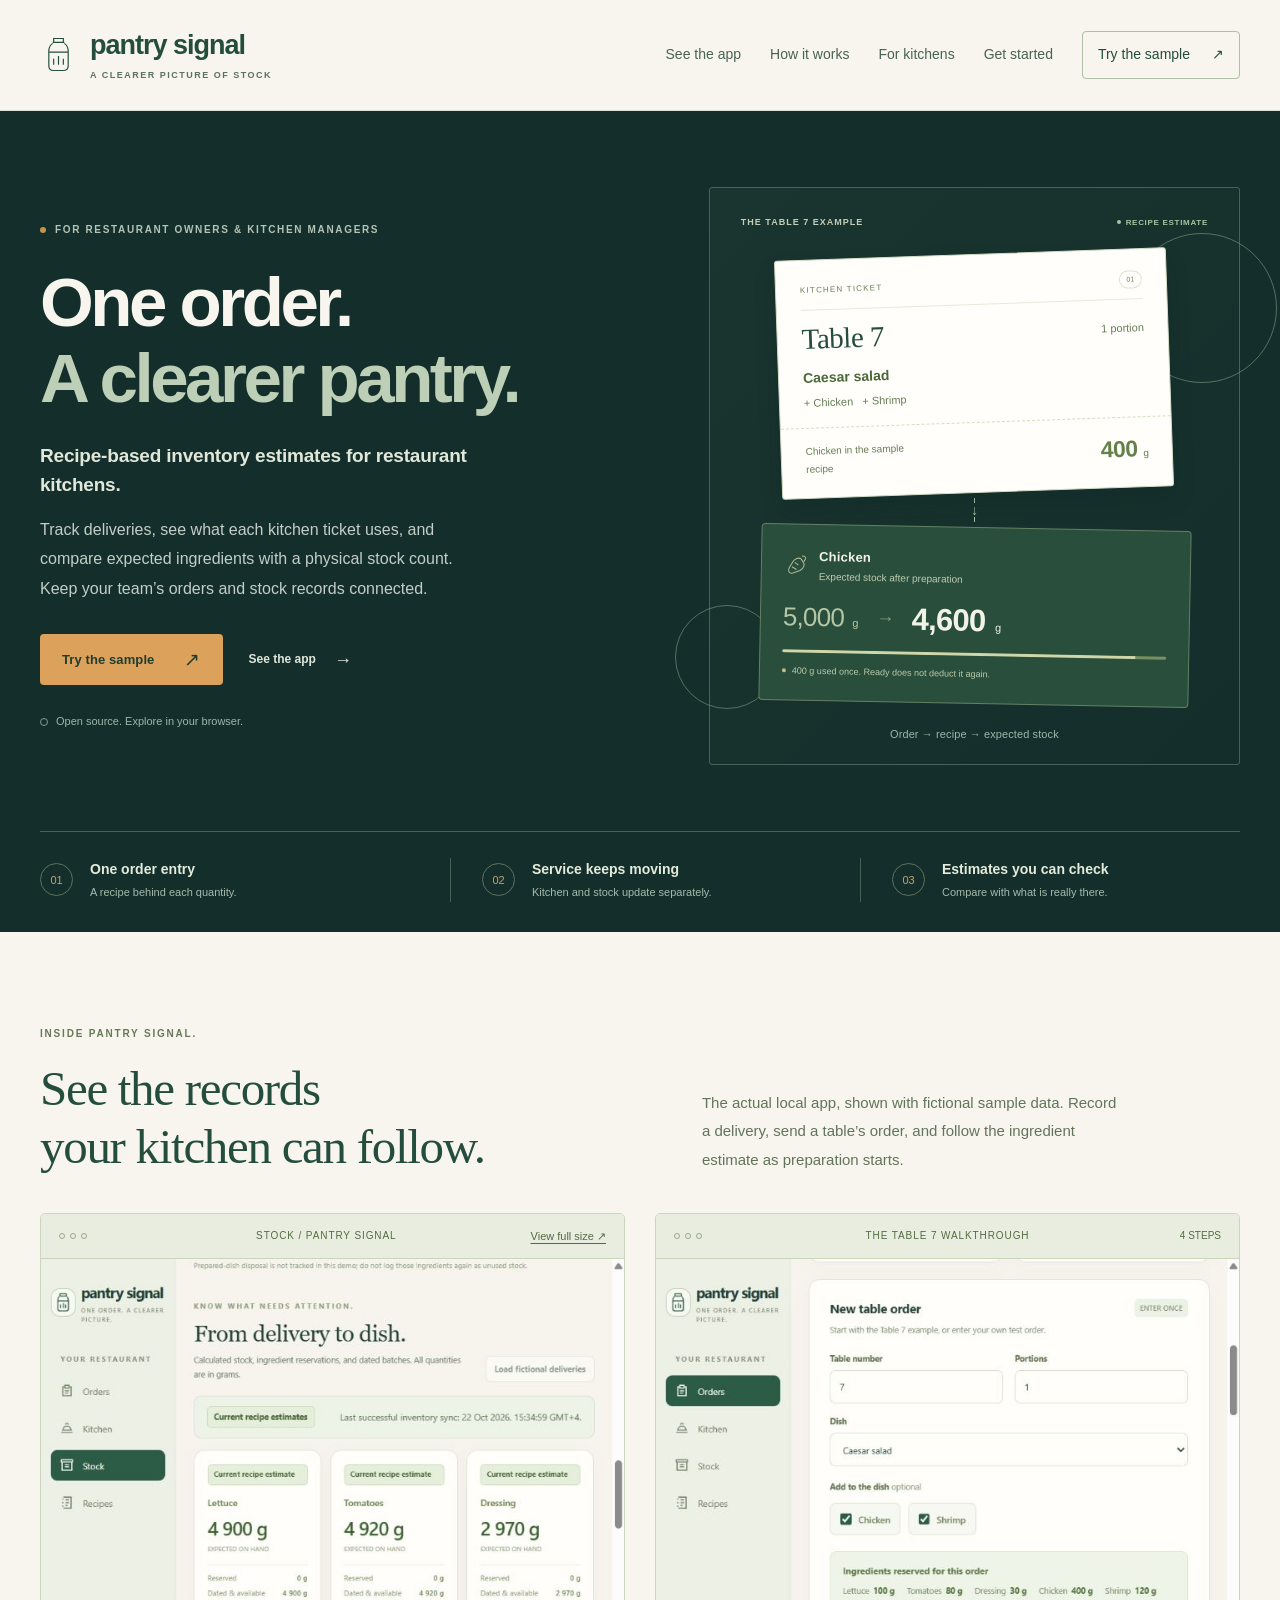
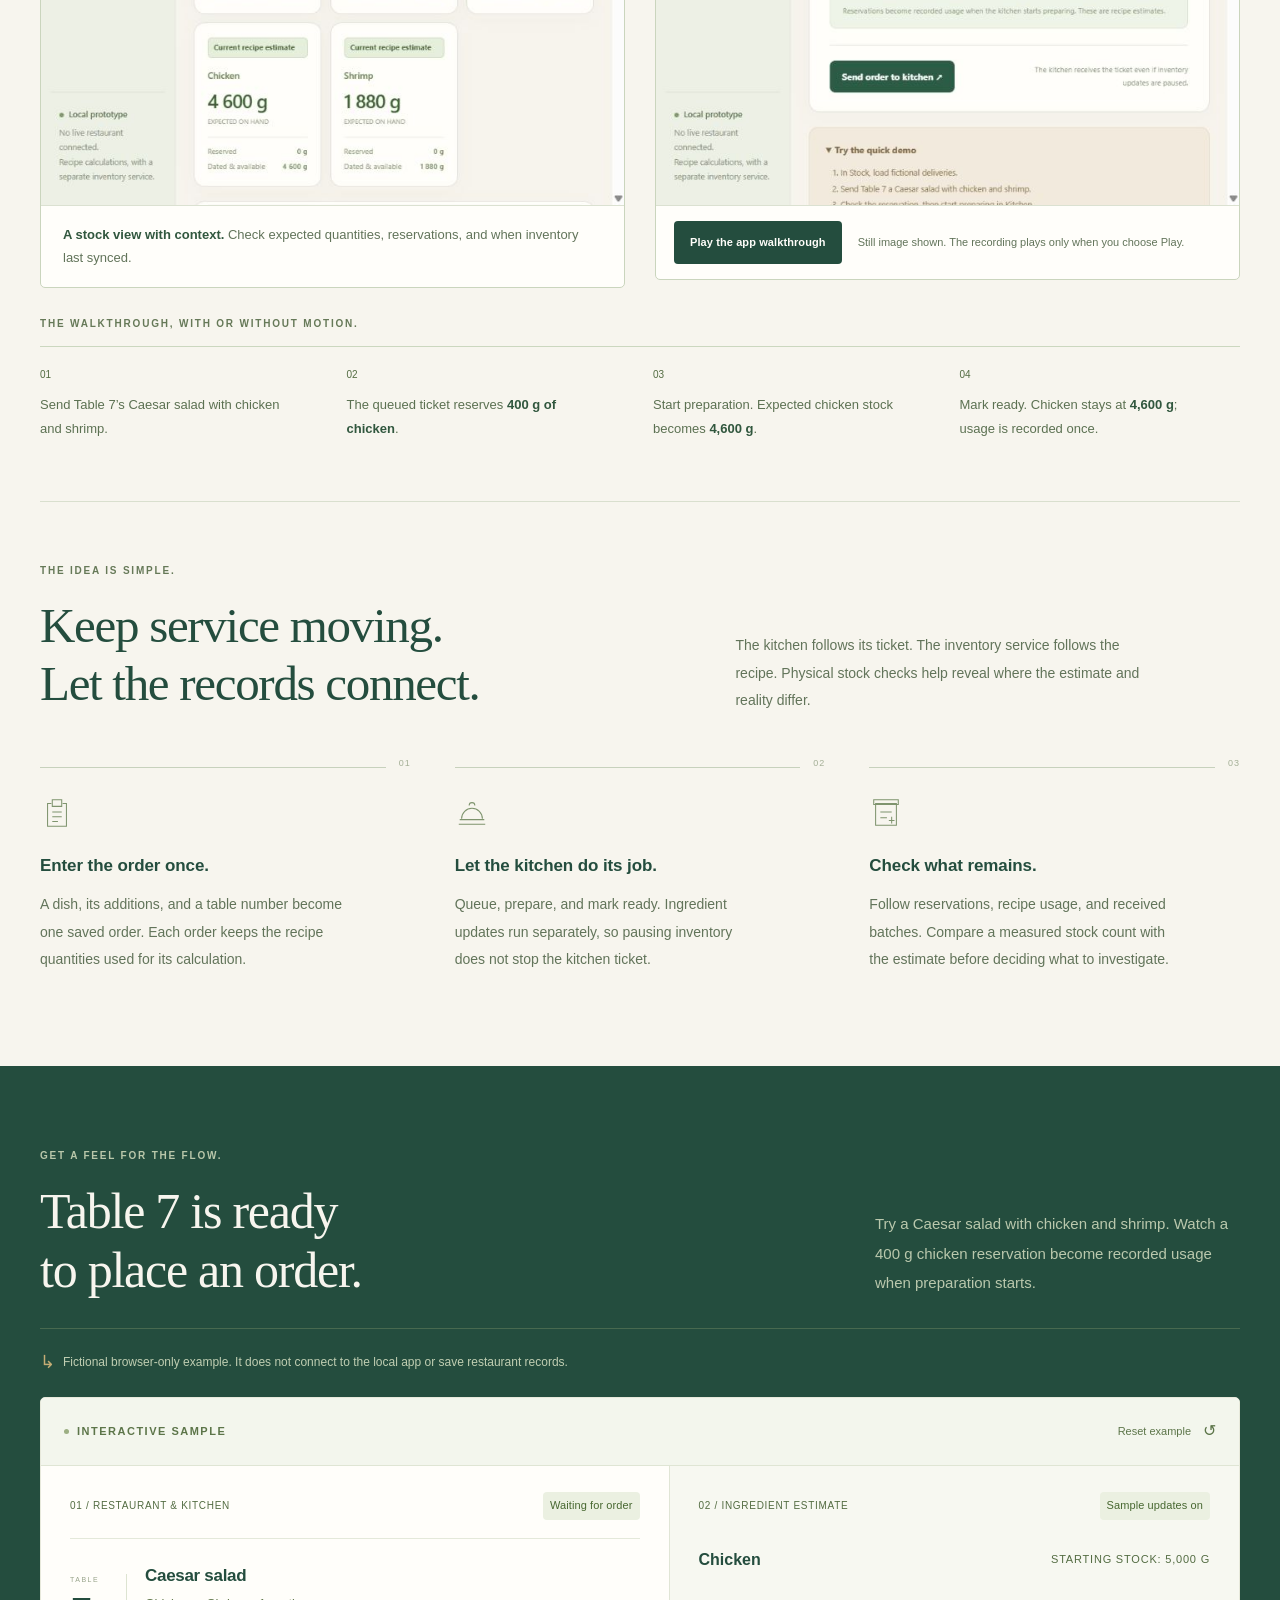
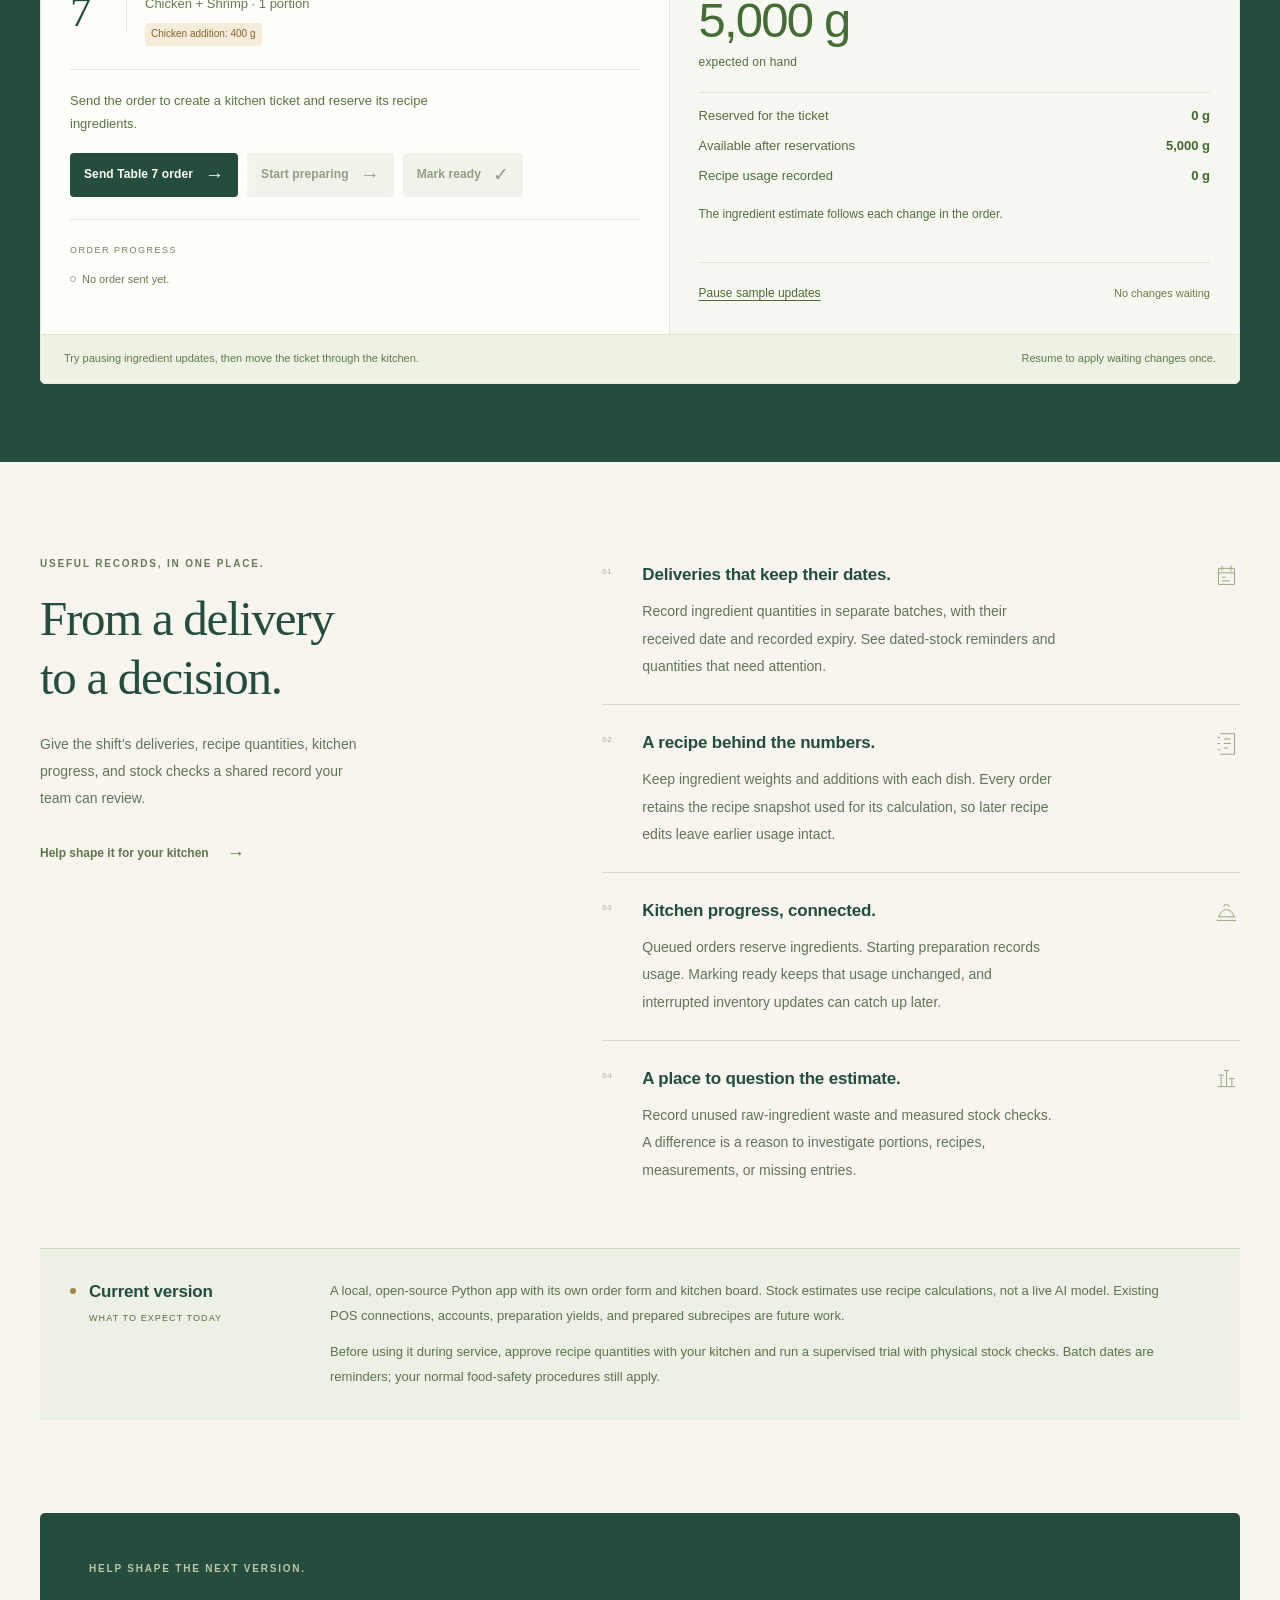
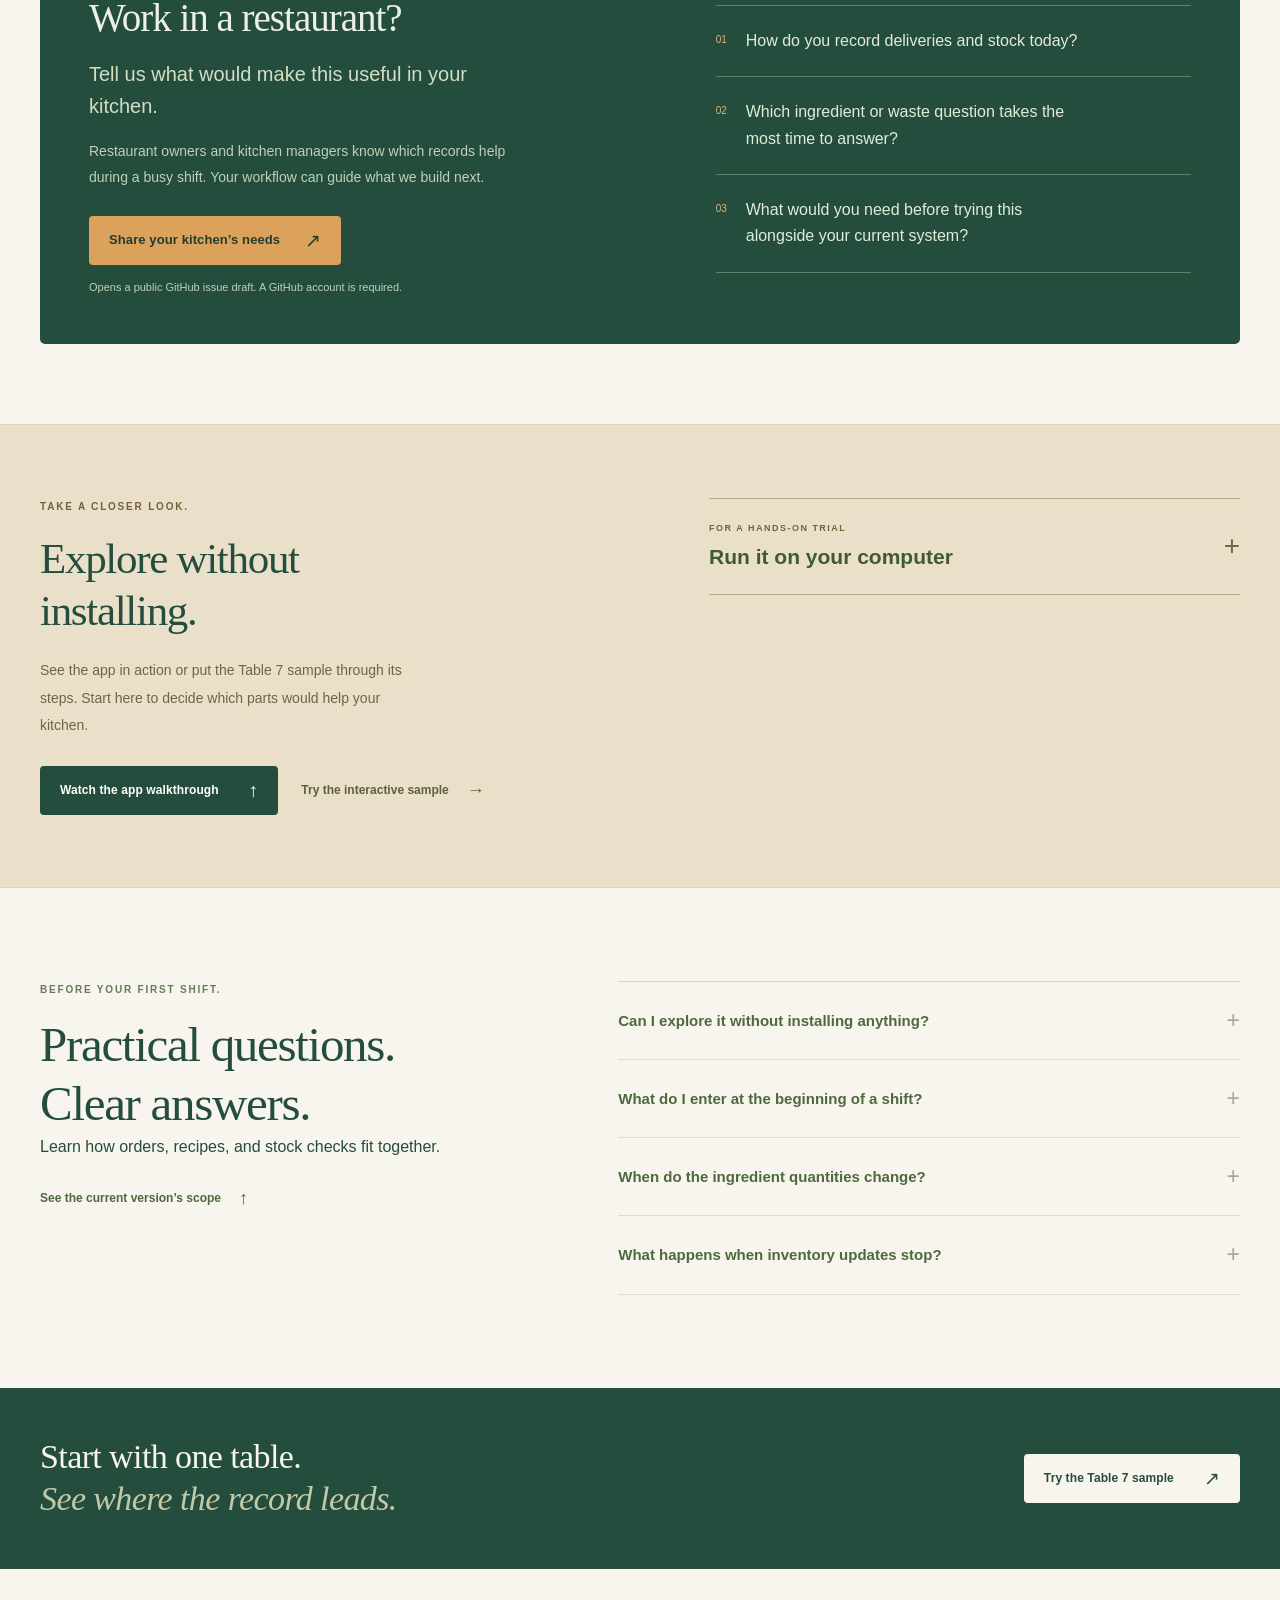
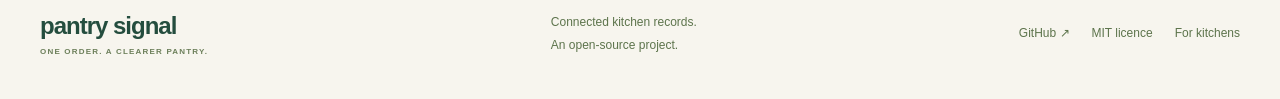
<file: docs/index.html>
<!doctype html>
<html lang="en">
<head>
  <meta charset="utf-8">
  <meta name="viewport" content="width=device-width, initial-scale=1">
  <meta name="theme-color" content="#244d3e">
  <meta name="description" content="Recipe-based inventory estimates for restaurant kitchens. See the Pantry Signal app, follow an order through the kitchen, and help shape a useful tool for your team.">
  <title>Pantry Signal — One order. A clearer pantry.</title>
  <link rel="stylesheet" href="./site.css">
  <script src="./site.js" defer></script>
</head>
<body>
  <a class="skip-link" href="#main">Skip to content</a>
  <header class="site-header">
    <div class="shell header-inner">
      <a class="wordmark" href="#home" aria-label="Pantry Signal home"><span class="brand-mark" aria-hidden="true"><svg viewBox="0 0 32 37"><path d="M10 6h12M11 2h10v4H11zM10 7c-3 2-4 5-4 8v15c0 3 2 5 5 5h10c3 0 5-2 5-5V15c0-3-1-6-4-8M6 16h20M11 23v6m5-9v9m5-6v6"/></svg></span><span>pantry signal<span class="wordmark-caption">A CLEARER PICTURE OF STOCK</span></span></a>
      <button class="menu-toggle" id="menu-toggle" type="button" aria-expanded="false" aria-controls="site-navigation"><span>Menu</span><span class="menu-lines" aria-hidden="true"></span></button>
      <nav class="site-nav" id="site-navigation" aria-label="Main navigation"><a href="#inside-app">See the app</a><a href="#how-it-works">How it works</a><a href="#for-kitchens">For kitchens</a><a href="#get-started">Get started</a><a class="nav-cta" href="#sample">Try the sample <span aria-hidden="true">↗</span></a></nav>
    </div>
  </header>

  <main id="main">
    <div class="hero-wrap">
    <section class="hero shell" id="home" aria-labelledby="hero-heading">
      <div class="hero-copy"><p class="eyebrow"><span></span> FOR RESTAURANT OWNERS &amp; KITCHEN MANAGERS</p><h1 id="hero-heading">One order.<span>A clearer pantry.</span></h1><p class="hero-definition">Recipe-based inventory estimates for restaurant kitchens.</p><p class="hero-intro">Track deliveries, see what each kitchen ticket uses, and compare expected ingredients with a physical stock count. Keep your team’s orders and stock records connected.</p><div class="hero-actions"><a class="button button-dark" href="#sample">Try the sample <span aria-hidden="true">↗</span></a><a class="text-link" href="#inside-app">See the app <span aria-hidden="true">→</span></a></div><p class="hero-footnote"><span class="small-ring" aria-hidden="true"></span> Open source. Explore in your browser.</p></div>
      <figure class="hero-visual" aria-label="Illustration of a Table 7 order and a recipe-based chicken stock estimate">
        <div class="visual-topline"><span>THE TABLE 7 EXAMPLE</span><span class="visual-status"><i></i> RECIPE ESTIMATE</span></div>
        <div class="illustrated-ticket"><div class="ticket-label"><span>KITCHEN TICKET</span><span>01</span></div><div class="ticket-heading"><strong>Table 7</strong><span>1 portion</span></div><h2>Caesar salad</h2><p>+ Chicken &nbsp; + Shrimp</p><div class="ticket-perforation"></div><div class="ticket-recipe"><span>Chicken in the sample recipe</span><strong>400 <small>g</small></strong></div></div>
        <div class="connection-stem" aria-hidden="true"><span></span><i>↓</i><span></span></div>
        <div class="illustrated-stock"><div class="stock-illustration-head"><span class="ingredient-mark" aria-hidden="true"><svg viewBox="0 0 28 28"><path d="M19 4c2-1 5 1 4 3l-2 3M18 7c-3-2-7 0-9 3l-4 7c-2 4 0 7 4 6l8-3c4-2 6-7 3-10l-2-3zM8 16l5 3m-2-8 4 3"/></svg></span><div><h3>Chicken</h3><p>Expected stock after preparation</p></div></div><div class="stock-equation"><span>5,000 <small>g</small></span><i aria-hidden="true">→</i><strong>4,600 <small>g</small></strong></div><div class="stock-track" aria-hidden="true"><span></span></div><p class="stock-illustration-note"><span></span> 400 g used once. Ready does not deduct it again.</p></div>
        <figcaption>Order → recipe → expected stock</figcaption>
        <span class="visual-corner visual-corner-one" aria-hidden="true"></span><span class="visual-corner visual-corner-two" aria-hidden="true"></span>
      </figure>
    </section>

    <div class="hero-benefits shell"><div><span class="benefit-symbol" aria-hidden="true">01</span><p><strong>One order entry</strong><span>A recipe behind each quantity.</span></p></div><div><span class="benefit-symbol" aria-hidden="true">02</span><p><strong>Service keeps moving</strong><span>Kitchen and stock update separately.</span></p></div><div><span class="benefit-symbol" aria-hidden="true">03</span><p><strong>Estimates you can check</strong><span>Compare with what is really there.</span></p></div></div>
    </div>

    <section class="section shell app-section" id="inside-app" aria-labelledby="app-heading">
      <div class="app-section-heading"><div><p class="eyebrow">INSIDE PANTRY SIGNAL.</p><h2 id="app-heading">See the records<br>your kitchen can follow.</h2></div><p>The actual local app, shown with fictional sample data. Record a delivery, send a table’s order, and follow the ingredient estimate as preparation starts.</p></div>
      <div class="app-proof-grid">
        <figure class="app-screenshot"><div class="app-window-bar"><span><i></i><i></i><i></i></span><span>STOCK / PANTRY SIGNAL</span><a href="./assets/app-stock.png" target="_blank" rel="noopener noreferrer">View full size <span aria-hidden="true">↗</span></a></div><a class="screenshot-link" href="./assets/app-stock.png" target="_blank" rel="noopener noreferrer" aria-label="View the full-size Pantry Signal stock screen"><img src="./assets/app-stock.png" alt="The Pantry Signal stock screen showing ingredient estimates, reservations, and the time inventory last synced, with sample data." width="699" height="654" loading="lazy"></a><figcaption><strong>A stock view with context.</strong> Check expected quantities, reservations, and when inventory last synced.</figcaption></figure>
        <div class="app-walkthrough"><div class="app-window-bar walkthrough-heading"><span><i></i><i></i><i></i></span><h3>THE TABLE 7 WALKTHROUGH</h3><span class="walkthrough-kind">4 STEPS</span></div><div class="walkthrough-frame"><img id="walkthrough-image" src="./assets/app-order.png" data-walkthrough-poster="./assets/app-order.png" data-walkthrough-src="./assets/app-walkthrough.gif" alt="Pantry Signal app walkthrough showing a sample order moving from the order form through the kitchen to ingredient stock." width="699" height="654" loading="lazy"></div><div class="walkthrough-controls"><button class="button button-dark" id="walkthrough-play" type="button" aria-pressed="false" aria-controls="walkthrough-image">Play the app walkthrough <span aria-hidden="true">▶</span></button><p id="walkthrough-status" role="status" aria-live="polite">Still image. Press play to watch; stop to return to the start.</p></div><noscript><p class="walkthrough-noscript">The recording needs JavaScript to play. <a href="./assets/app-order.png" target="_blank" rel="noopener noreferrer">View the order screen</a> or follow the steps below.</p></noscript></div>
      </div>
      <div class="walkthrough-transcript"><p class="eyebrow">THE WALKTHROUGH, WITH OR WITHOUT MOTION.</p><ol class="walkthrough-steps"><li><span>01</span><p>Send Table 7’s Caesar salad with chicken and shrimp.</p></li><li><span>02</span><p>The queued ticket reserves <strong>400 g of chicken</strong>.</p></li><li><span>03</span><p>Start preparation. Expected chicken stock becomes <strong>4,600 g</strong>.</p></li><li><span>04</span><p>Mark ready. Chicken stays at <strong>4,600 g</strong>; usage is recorded once.</p></li></ol></div>
    </section>

    <section class="section shell how-section" id="how-it-works" aria-labelledby="how-heading">
      <div class="section-intro"><p class="eyebrow">THE IDEA IS SIMPLE.</p><h2 id="how-heading">Keep service moving.<br>Let the records connect.</h2><p>The kitchen follows its ticket. The inventory service follows the recipe. Physical stock checks help reveal where the estimate and reality differ.</p></div>
      <div class="steps"><article class="step"><span class="step-number">01</span><div class="step-symbol" aria-hidden="true"><svg viewBox="0 0 36 36"><path d="M12 8H8v24h20V8h-4M13 4h10v7H13zM13 17h10M13 22h10M13 27h6"/></svg></div><h3>Enter the order once.</h3><p>A dish, its additions, and a table number become one saved order. Each order keeps the recipe quantities used for its calculation.</p></article><article class="step"><span class="step-number">02</span><div class="step-symbol" aria-hidden="true"><svg viewBox="0 0 36 36"><path d="M5 25h26M7 24a11 11 0 0 1 22 0M15 10a3 3 0 0 1 6 0M4 30h28"/></svg></div><h3>Let the kitchen do its job.</h3><p>Queue, prepare, and mark ready. Ingredient updates run separately, so pausing inventory does not stop the kitchen ticket.</p></article><article class="step"><span class="step-number">03</span><div class="step-symbol" aria-hidden="true"><svg viewBox="0 0 36 36"><path d="M7 8h22v23H7zM5 4h26v5H5zM12 17h12M12 23h7M24 22v7m-3-3h6"/></svg></div><h3>Check what remains.</h3><p>Follow reservations, recipe usage, and received batches. Compare a measured stock count with the estimate before deciding what to investigate.</p></article></div>
    </section>

    <section class="sample-section" id="sample" aria-labelledby="sample-heading">
      <div class="shell"><div class="sample-intro"><div><p class="eyebrow eyebrow-light">GET A FEEL FOR THE FLOW.</p><h2 id="sample-heading">Table 7 is ready<br>to place an order.</h2></div><p>Try a Caesar salad with chicken and shrimp. Watch a 400 g chicken reservation become recorded usage when preparation starts.</p></div>
        <div class="sample-disclaimer"><span aria-hidden="true">↳</span> Fictional browser-only example. It does not connect to the local app or save restaurant records.</div>
        <div class="demo" id="demo-root">
          <div class="demo-toolbar"><div class="demo-label"><span class="demo-dot"></span> INTERACTIVE SAMPLE</div><button class="demo-reset" id="demo-reset" type="button">Reset example <span aria-hidden="true">↺</span></button></div>
          <div class="demo-workspace">
            <div class="demo-kitchen"><div class="demo-column-heading"><span>01 / RESTAURANT &amp; KITCHEN</span><span class="demo-phase" id="demo-status">Waiting for order</span></div><div class="demo-order"><div class="demo-table"><span>TABLE</span><strong>7</strong></div><div><h3>Caesar salad</h3><p>Chicken + Shrimp · 1 portion</p><span class="demo-recipe-chip">Chicken addition: 400 g</span></div></div><p class="demo-step-note" id="demo-step-note" aria-live="polite">Send the order to create a kitchen ticket and reserve its recipe ingredients.</p><div class="demo-order-actions"><button class="button button-dark" id="demo-place" type="button">Send Table 7 order <span aria-hidden="true">→</span></button><button class="button button-dark" id="demo-prepare" type="button" disabled>Start preparing <span aria-hidden="true">→</span></button><button class="button button-dark" id="demo-ready" type="button" disabled>Mark ready <span aria-hidden="true">✓</span></button><button class="demo-cancel" id="demo-cancel" type="button" disabled>Cancel queued order</button></div><div class="demo-event-log"><span>ORDER PROGRESS</span><ol id="demo-event-list"><li>No order sent yet.</li></ol></div></div>
            <div class="demo-inventory"><div class="demo-column-heading"><span>02 / INGREDIENT ESTIMATE</span><span class="demo-sync-status" id="demo-sync-status">Sample updates on</span></div><div class="demo-stock-heading"><h3>Chicken</h3><span>STARTING STOCK: 5,000 G</span></div><div class="demo-stock-main"><strong id="demo-on-hand">5,000 g</strong><span>expected on hand</span></div><div class="demo-stock-breakdown"><div><span>Reserved for the ticket</span><strong id="demo-reserved">0 g</strong></div><div><span>Available after reservations</span><strong id="demo-available">5,000 g</strong></div><div><span>Recipe usage recorded</span><strong id="demo-used">0 g</strong></div></div><p class="demo-sync-note" id="demo-sync-note" role="status">The ingredient estimate follows each change in the order.</p><div class="demo-sync-actions"><button class="demo-sync-button" id="demo-sync" type="button" aria-pressed="false">Pause sample updates</button><span id="demo-pending">No changes waiting</span></div></div>
          </div>
          <div class="demo-footnote"><span>Try pausing ingredient updates, then move the ticket through the kitchen.</span><span>Resume to apply waiting changes once.</span></div>
        </div>
        <noscript><p class="sample-noscript">Enable JavaScript to try the fictional example. The prototype guide and source links below remain available.</p></noscript>
      </div>
    </section>

    <section class="section shell product-section" id="product" aria-labelledby="product-heading">
      <div class="product-intro"><p class="eyebrow">USEFUL RECORDS, IN ONE PLACE.</p><h2 id="product-heading">From a delivery<br>to a decision.</h2><p>Give the shift’s deliveries, recipe quantities, kitchen progress, and stock checks a shared record your team can review.</p><a class="text-link" href="#for-kitchens">Help shape it for your kitchen <span aria-hidden="true">→</span></a></div>
      <div class="feature-list"><article><span class="feature-index">01</span><div><h3>Deliveries that keep their dates.</h3><p>Record ingredient quantities in separate batches, with their received date and recorded expiry. See dated-stock reminders and quantities that need attention.</p></div><svg viewBox="0 0 28 28" aria-hidden="true"><path d="M5 6h18v18H5zM5 11h18M9 3v6m10-6v6M9 16h4m-4 4h9"/></svg></article><article><span class="feature-index">02</span><div><h3>A recipe behind the numbers.</h3><p>Keep ingredient weights and additions with each dish. Every order retains the recipe snapshot used for its calculation, so later recipe edits leave earlier usage intact.</p></div><svg viewBox="0 0 28 28" aria-hidden="true"><path d="M7 3h16v23H7M7 7H4m3 7H4m3 7H4M11 9h8m-8 5h8m-8 5h5"/></svg></article><article><span class="feature-index">03</span><div><h3>Kitchen progress, connected.</h3><p>Queued orders reserve ingredients. Starting preparation records usage. Marking ready keeps that usage unchanged, and interrupted inventory updates can catch up later.</p></div><svg viewBox="0 0 28 28" aria-hidden="true"><path d="M4 20h20M6 20a8 8 0 0 1 16 0M11 9a3 3 0 0 1 6 0M3 24h22"/></svg></article><article><span class="feature-index">04</span><div><h3>A place to question the estimate.</h3><p>Record unused raw-ingredient waste and measured stock checks. A difference is a reason to investigate portions, recipes, measurements, or missing entries.</p></div><svg viewBox="0 0 28 28" aria-hidden="true"><path d="M4 22h20M8 22V9m6 13V4m6 18V13M5 9h6m0-5h6m0 9h6"/></svg></article></div>
      <aside class="current-version" id="current-version" aria-labelledby="current-version-heading"><div><span class="version-dot" aria-hidden="true"></span><h3 id="current-version-heading">Current version</h3><span>WHAT TO EXPECT TODAY</span></div><div><p>A local, open-source Python app with its own order form and kitchen board. Stock estimates use recipe calculations, not a live AI model. Existing POS connections, accounts, preparation yields, and prepared subrecipes are future work.</p><p>Before using it during service, approve recipe quantities with your kitchen and run a supervised trial with physical stock checks. Batch dates are reminders; your normal food-safety procedures still apply.</p></div></aside>
    </section>

    <section class="kitchens-section shell" id="for-kitchens" aria-labelledby="kitchens-heading"><div class="kitchens-invitation"><div class="kitchens-copy"><p class="eyebrow eyebrow-light">HELP SHAPE THE NEXT VERSION.</p><h2 id="kitchens-heading">Work in a restaurant?</h2><p class="kitchens-lead">Tell us what would make this useful in your kitchen.</p><p>Restaurant owners and kitchen managers know which records help during a busy shift. Your workflow can guide what we build next.</p><a class="button button-orange" href="https://github.com/fortikday/pantry-signal/issues/new?title=Kitchen%20feedback%20for%20Pantry%20Signal&amp;body=%23%23%20How%20do%20you%20record%20deliveries%20and%20stock%20today%3F%0A%0A%0A%23%23%20Which%20ingredient%20or%20waste%20question%20takes%20the%20most%20time%20to%20answer%3F%0A%0A%0A%23%23%20What%20would%20you%20need%20before%20trying%20this%20alongside%20your%20current%20system%3F%0A%0A" target="_blank" rel="noopener noreferrer">Share your kitchen’s needs <span aria-hidden="true">↗</span></a><span class="feedback-note">Opens a public GitHub issue draft. A GitHub account is required.</span></div><ol class="kitchen-questions"><li><span>01</span><p>How do you record deliveries and stock today?</p></li><li><span>02</span><p>Which ingredient or waste question takes the most time to answer?</p></li><li><span>03</span><p>What would you need before trying this alongside your current system?</p></li></ol></div></section>

    <section class="get-started-section" id="get-started" aria-labelledby="get-started-heading"><div class="shell get-started-inner"><div><p class="eyebrow">TAKE A CLOSER LOOK.</p><h2 id="get-started-heading">Explore without<br>installing.</h2><p>See the app in action or put the Table 7 sample through its steps. Start here to decide which parts would help your kitchen.</p><div class="start-actions"><a class="button button-dark" href="#inside-app">Watch the app walkthrough <span aria-hidden="true">↑</span></a><a class="text-link" href="#sample">Try the interactive sample <span aria-hidden="true">→</span></a></div></div><details class="install-guide"><summary><span><span class="install-label">FOR A HANDS-ON TRIAL</span>Run it on your computer</span><span aria-hidden="true">+</span></summary><div class="install-content"><p>The local app needs <strong>Python 3.11 or newer</strong>. It saves its records on your computer. The source is available under the MIT licence.</p><ol class="start-steps"><li><span>01</span><div><h3>Download and extract.</h3><p>Keep the source files together in the extracted folder.</p></div></li><li><span>02</span><div><h3>Start the local app.</h3><p>On Windows, double-click <strong>Start Pantry Signal.cmd</strong>. On other systems, follow the setup guide to run <code>python app.py</code>.</p></div></li><li><span>03</span><div><h3>Work through a sample shift.</h3><p>Enter deliveries and orders, move a ticket through preparation, and review the stock estimate.</p></div></li></ol><div class="install-links"><a href="https://github.com/fortikday/pantry-signal#readme" target="_blank" rel="noopener noreferrer">Read the setup guide <span aria-hidden="true">↗</span></a><a href="https://github.com/fortikday/pantry-signal/archive/refs/heads/main.zip">Download source ZIP <span aria-hidden="true">↓</span></a></div></div></details></div></section>

    <section class="section shell faq-section" id="faq" aria-labelledby="faq-heading"><div class="faq-intro"><p class="eyebrow">BEFORE YOUR FIRST SHIFT.</p><h2 id="faq-heading">Practical questions.<br>Clear answers.</h2><p>Learn how orders, recipes, and stock checks fit together.</p><a class="text-link" href="#current-version">See the current version’s scope <span aria-hidden="true">↑</span></a></div><div class="faq-list"><details><summary>Can I explore it without installing anything?<span aria-hidden="true">+</span></summary><p>Yes. Watch the app walkthrough and try the interactive Table 7 sample on this page. To enter your own trial deliveries and orders, open “Run it on your computer” above and follow the setup guide.</p></details><details><summary>What do I enter at the beginning of a shift?<span aria-hidden="true">+</span></summary><p>Record received ingredients as batches with their quantities and dates, then check the recipe quantities for the dishes you want to track. As you enter orders and record preparation, Pantry Signal updates the expected stock. Physical stock counts give you a separate measurement to compare.</p></details><details><summary>When do the ingredient quantities change?<span aria-hidden="true">+</span></summary><p>A queued order reserves its recipe ingredients. Starting preparation records ingredient usage and releases the reservation. Marking the dish ready does not deduct the ingredients again. Cancelling an order while it is still queued releases its reservation.</p></details><details><summary>What happens when inventory updates stop?<span aria-hidden="true">+</span></summary><p>The order form and kitchen board keep working separately. The stock view shows when its figures are not current, and saved order changes can be applied when inventory recovers. You can try this flow with the sample’s pause and resume controls.</p></details></div></section>

    <section class="closing-section"><div class="shell closing-inner"><p>Start with one table.<br><em>See where the record leads.</em></p><a class="button button-cream" href="#sample">Try the Table 7 sample <span aria-hidden="true">↗</span></a></div></section>
  </main>
  <footer class="site-footer"><div class="shell footer-inner"><a class="wordmark footer-wordmark" href="#home"><span>pantry signal<span class="wordmark-caption">ONE ORDER. A CLEARER PANTRY.</span></span></a><p>Connected kitchen records.<br>An open-source project.</p><div><a href="https://github.com/fortikday/pantry-signal" target="_blank" rel="noopener noreferrer">GitHub <span aria-hidden="true">↗</span></a><a href="https://github.com/fortikday/pantry-signal/blob/main/LICENSE" target="_blank" rel="noopener noreferrer">MIT licence</a><a href="#for-kitchens">For kitchens</a></div></div></footer>
</body>
</html>
</file>
<file: docs/site.css>
:root{--paper:#f7f5ee;--white:#fffefa;--ink:#244d3e;--green:#244d3e;--green-deep:#193b30;--muted:#677769;--line:#dce0d2;--pale:#edf1e5;--ochre:#c39450;--ochre-pale:#ece0c6;--serif:Georgia,"Times New Roman",serif;--sans:"Segoe UI",Arial,sans-serif}*{box-sizing:border-box}html{scroll-behavior:smooth;scroll-padding-top:100px}body{margin:0;background:var(--paper);color:var(--ink);font-family:var(--sans);font-size:16px;line-height:1.65}button,a,input{touch-action:manipulation}button{font:inherit;cursor:pointer}button:disabled{cursor:default;opacity:.42}a{color:inherit;text-decoration:none}button:focus-visible,a:focus-visible,summary:focus-visible{outline:3px solid var(--ochre);outline-offset:5px}svg{display:block}p,h1,h2,h3{margin:0}button{border:0}.shell{width:min(1240px,calc(100% - 80px));margin-inline:auto}.skip-link{position:fixed;left:18px;top:-80px;background:var(--green);color:white;padding:10px 15px;z-index:50;border-radius:4px}.skip-link:focus{top:12px}.site-header{position:relative;z-index:10;border-bottom:1px solid var(--line);background:var(--paper)}.header-inner{min-height:110px;display:flex;align-items:center;justify-content:space-between;gap:30px}.wordmark{display:inline-flex;align-items:center;gap:13px;font-size:27px;font-weight:700;letter-spacing:-1px;line-height:1.15;flex-shrink:0}.wordmark-caption{display:block;font-size:8px;font-weight:600;letter-spacing:1.5px;color:#70806c;margin-top:9px}.brand-mark{width:37px;height:46px;display:grid;place-items:center}.brand-mark svg{width:31px;height:37px;stroke:var(--green);fill:none;stroke-width:1.2}.site-nav{display:flex;align-items:center;gap:29px;font-size:13px;color:#566b58}.site-nav>a:hover{color:var(--green-deep)}.site-nav .nav-cta{border:1px solid #afbea4;color:var(--ink);padding:11px 15px;border-radius:4px;display:flex;gap:22px}.menu-toggle{display:none}.hero{display:grid;grid-template-columns:1.1fr 1fr;gap:70px;align-items:center;padding-block:86px 82px}.eyebrow{font-size:9px;letter-spacing:1.8px;font-weight:700;line-height:1.8;color:#758169;text-transform:uppercase;display:flex;align-items:center;gap:9px}.eyebrow>span{display:inline-block;width:6px;height:6px;border-radius:50%;background:var(--ochre)}h1{font-family:var(--serif);font-size:clamp(54px,6.3vw,86px);font-weight:400;letter-spacing:-3.4px;line-height:1.05;margin-top:23px}h1 em{font-weight:400;color:#9c7d43}h1 em:after{content:"";display:block;width:171px;border-top:1px solid #c4a16a;transform:rotate(-3deg);margin-left:auto;margin-right:37px;margin-top:4px}.hero-intro{font-size:15px;line-height:1.95;color:var(--muted);max-width:410px;margin-top:27px}.hero-actions{display:flex;align-items:center;flex-wrap:wrap;gap:24px;margin-top:32px}.button{display:inline-flex;align-items:center;justify-content:space-between;gap:30px;min-height:49px;padding:14px 20px;border-radius:4px;font-size:12px;font-weight:600;letter-spacing:.1px;line-height:1.4;transition:background .15s,color .15s,transform .15s}.button span{font-size:19px;font-weight:400;line-height:1}.button-dark{background:var(--green);color:var(--white)}.button-dark:hover:not(:disabled){background:#16392b;transform:translateY(-1px)}.button-cream{background:var(--paper);color:var(--green)}.button-cream:hover{background:var(--ochre-pale)}.text-link{display:inline-flex;gap:18px;font-size:12px;font-weight:600;align-items:center;line-height:1.6}.text-link span{font-size:18px;font-weight:400}.text-link:hover{text-decoration:underline;text-underline-offset:5px}.hero-footnote{display:flex;gap:8px;align-items:center;font-size:10px;color:#7b8774;margin-top:27px;line-height:1.7}.small-ring{border:1px solid #a4b090;width:8px;height:8px;border-radius:50%;display:inline-block;flex-shrink:0}.hero-visual{position:relative;margin:0;background:#e8eddf;border:1px solid #d9e0cd;border-radius:5px;padding:25px 34px 20px;min-height:510px;isolation:isolate}.visual-topline{display:flex;justify-content:space-between;align-items:center;gap:10px;font-size:8px;letter-spacing:1.25px;color:#6f805f;font-weight:650;margin-bottom:24px}.visual-status{font-size:7px;letter-spacing:.7px;display:flex;align-items:center;gap:5px}.visual-status i{display:inline-block;width:4px;height:4px;background:#779761;border-radius:50%}.illustrated-ticket{position:relative;width:84%;margin-inline:auto;background:var(--white);padding:21px 24px 18px;box-shadow:0 10px 25px #3850290c;border:1px solid #d4ddc8;border-radius:3px;transform:rotate(-2deg)}.ticket-label{display:flex;justify-content:space-between;gap:15px;align-items:center;font-size:7px;letter-spacing:1.2px;color:#9aa98a;border-bottom:1px solid #e6eadc;padding-bottom:10px;margin-bottom:13px}.ticket-label span:last-child{border:1px solid #dce4d0;border-radius:20px;padding:2px 7px;font-size:7px;letter-spacing:0}.ticket-heading{display:flex;justify-content:space-between;align-items:center;gap:10px;margin-bottom:12px}.ticket-heading strong{font:400 29px/1.1 var(--serif);letter-spacing:-.5px}.ticket-heading span{font-size:9px;color:#95a384}.illustrated-ticket h2{font-size:12px;font-weight:600;color:#4a6939}.illustrated-ticket>p{font-size:9px;color:#97a68a;margin-top:3px}.ticket-perforation{border-top:1px dashed #d3debf;margin:16px -24px 13px}.ticket-recipe{display:flex;justify-content:space-between;gap:12px;align-items:center}.ticket-recipe>span{font-size:8px;color:#8c9d7d;max-width:120px;line-height:1.8}.ticket-recipe strong{font-size:23px;font-weight:550;letter-spacing:-.6px;color:#64804b}.ticket-recipe small{font-size:10px;font-weight:400}.connection-stem{height:35px;display:flex;flex-direction:column;align-items:center;justify-content:center;color:#8e9c7a;font-size:12px}.connection-stem span{height:5px;border-left:1px solid #a7b794}.connection-stem i{font-style:normal;font-size:14px;line-height:14px}.illustrated-stock{background:var(--green);border:1px solid #31553e;border-radius:4px;padding:18px 21px 17px;color:#f1f3e6;position:relative;z-index:1;width:92%;margin-inline:auto;transform:rotate(1.1deg)}.stock-illustration-head{display:flex;align-items:center;gap:9px}.ingredient-mark{width:26px;height:29px;display:grid;place-items:center}.ingredient-mark svg{width:25px;height:25px;fill:none;stroke:#adb999;stroke-width:1.15}.stock-illustration-head h3{font-size:11px;font-weight:550;letter-spacing:.2px}.stock-illustration-head p{font-size:8px;color:#9aaf8e;margin-top:2px}.stock-equation{display:flex;align-items:center;gap:16px;margin:13px 0 14px;font-size:27px;font-weight:400;letter-spacing:-.8px;line-height:1.2}.stock-equation>span{color:#a1b28e;font-size:23px}.stock-equation i{font-size:18px;font-style:normal;color:#8a9e7b}.stock-equation strong{font-weight:550}.stock-equation small{font-size:11px;letter-spacing:0;font-weight:400;margin-left:2px}.stock-track{height:3px;background:#779061;border-radius:2px;overflow:hidden}.stock-track span{display:block;height:100%;width:92%;background:#d0d6ab}.stock-illustration-note{display:flex;align-items:center;gap:6px;font-size:7px;color:#a5b697;margin-top:10px;line-height:1.8}.stock-illustration-note span{width:4px;height:4px;display:inline-block;background:#c5bd85;border-radius:50%}.hero-visual figcaption{text-align:center;font-size:8px;color:#97a18a;margin-top:20px;letter-spacing:.1px}.visual-corner{position:absolute;border:1px solid #bdc9ac;border-radius:50%;opacity:.45;z-index:-1}.visual-corner-one{width:100px;height:100px;right:-25px;top:70px}.visual-corner-two{width:73px;height:73px;left:-17px;bottom:75px}.principle-strip{border-block:1px solid var(--line)}.principle-inner{display:flex;align-items:center;justify-content:space-between;gap:30px;min-height:89px}.principle-inner p{font-size:13px;color:#7a8671}.principle-inner strong{font-weight:550;color:#557047}.principle-inner>span{font-size:8px;letter-spacing:1.5px;color:#8c987f;display:flex;gap:20px;align-items:center}.principle-inner i{font-style:normal;color:#b2bba4}.section{padding-block:93px}.section-intro{display:grid;grid-template-columns:1.2fr 1fr;column-gap:90px;align-items:end}.section-intro>.eyebrow{grid-column:1/-1;margin-bottom:17px}.section h2,.get-started-section h2{font:400 clamp(35px,4vw,49px)/1.2 var(--serif);letter-spacing:-1.3px}.section-intro>p:last-child{font-size:14px;line-height:1.95;color:var(--muted);max-width:420px}.steps{display:grid;grid-template-columns:repeat(3,1fr);gap:44px;margin-top:53px}.step{position:relative;border-top:1px solid #c7d1bc;padding-top:28px}.step-number{position:absolute;right:0;top:-12px;display:block;font-size:9px;letter-spacing:1px;background:var(--paper);padding-left:13px;color:#a4af96}.step-symbol svg{width:34px;height:34px;fill:none;stroke:#7f946e;stroke-width:1.1}.step h3{font-size:16px;font-weight:550;letter-spacing:-.1px;margin-top:22px}.step p{color:#798773;font-size:12px;line-height:1.95;margin-top:11px;max-width:310px}.sample-section{background:var(--green);padding-block:81px 78px;color:var(--paper)}.sample-intro{display:flex;align-items:flex-end;justify-content:space-between;gap:40px}.eyebrow-light{color:#a4b595}.sample-intro h2{font:400 clamp(36px,4.1vw,50px)/1.18 var(--serif);letter-spacing:-1.25px;margin-top:17px}.sample-intro>p{font-size:13px;line-height:1.95;color:#b3c0a5;max-width:365px;padding-bottom:3px}.sample-disclaimer{font-size:10px;line-height:1.9;color:#b7c3a9;border-top:1px solid #48694f;padding-top:16px;margin-top:28px;display:flex;gap:8px;align-items:center}.sample-disclaimer>span{font-size:18px;color:#c5ad75}.demo{background:var(--white);color:var(--ink);border:1px solid #e7e9db;border-radius:5px;margin-top:18px;overflow:hidden}.demo-toolbar{display:flex;align-items:center;justify-content:space-between;gap:20px;border-bottom:1px solid #dfe5d4;padding:16px 23px;background:#f3f6ed}.demo-label{display:flex;align-items:center;gap:8px;font-size:8px;letter-spacing:1.5px;font-weight:650;color:#8a9a79}.demo-dot{width:5px;height:5px;border-radius:50%;background:#9caf83}.demo-reset{font-size:10px;color:#6c8256;background:transparent;padding:4px 0;display:flex;align-items:center;gap:12px}.demo-reset span{font-size:16px}.demo-workspace{display:grid;grid-template-columns:1.1fr 1fr}.demo-kitchen,.demo-inventory{padding:26px 29px 24px;min-width:0}.demo-inventory{border-left:1px solid #e0e5d5;background:#f7f8f1}.demo-column-heading{display:flex;align-items:center;justify-content:space-between;gap:12px;font-size:8px;letter-spacing:1px;color:#8fa07c;line-height:1.8}.demo-phase,.demo-sync-status{font-size:8px;letter-spacing:.1px;color:#6a8252;background:#ebf0e1;border-radius:4px;padding:4px 7px;white-space:nowrap}.demo-order{display:flex;align-items:center;gap:18px;border-block:1px solid #e4e9da;padding-block:23px;margin-top:18px}.demo-table{border-right:1px solid #dde4d1;padding-right:20px;min-width:57px}.demo-table span{font-size:7px;letter-spacing:1.5px;color:#98a48b;display:block}.demo-table strong{display:block;font:400 43px/1 var(--serif);margin-top:5px}.demo-order h3{font-size:17px;font-weight:550;letter-spacing:-.3px}.demo-order p{font-size:11px;color:#8a9c77;margin-top:3px}.demo-recipe-chip{display:inline-block;font-size:8px;color:#9b7d4d;margin-top:9px;background:#f5ecd9;padding:3px 6px;border-radius:3px}.demo-step-note{font-size:11px;color:#71865e;min-height:44px;line-height:1.95;margin-top:19px;max-width:400px}.demo-order-actions{display:flex;flex-wrap:wrap;gap:9px;align-items:center;margin-top:16px}.demo-order-actions .button{font-size:10px;gap:14px;min-height:38px;padding:11px 13px}.demo-order-actions .button:disabled{background:#edf0e5;color:#8a9a7c;opacity:.75}.demo-cancel{font-size:9px;color:#9d7850;text-decoration:underline;text-underline-offset:3px;background:transparent;padding:7px 2px}.demo-cancel:disabled{display:none}.demo-event-log{border-top:1px solid #e4e9db;padding-top:15px;margin-top:22px}.demo-event-log>span{font-size:7px;letter-spacing:1.5px;color:#9ba58e}.demo-event-log ol{list-style:none;margin:9px 0 0;padding:0;display:flex;gap:8px 15px;flex-wrap:wrap;font-size:9px;color:#8e9e7b}.demo-event-log li{display:flex;align-items:center;gap:6px}.demo-event-log li:before{content:"";display:inline-block;width:4px;height:4px;border:1px solid #a4b48e;border-radius:50%}.demo-stock-heading{display:flex;justify-content:space-between;align-items:center;gap:15px;margin-top:27px}.demo-stock-heading h3{font-size:16px;font-weight:550}.demo-stock-heading>span{font-size:7px;letter-spacing:.8px;color:#9ba58e}.demo-stock-main{margin:19px 0 22px;line-height:1.15}.demo-stock-main strong{font-size:49px;font-weight:400;letter-spacing:-1.8px;display:block;color:#456c35;font-variant-numeric:tabular-nums}.demo-stock-main>span{font-size:10px;letter-spacing:.2px;color:#91a17c;display:block;margin-top:8px}.demo-stock-breakdown{border-top:1px solid #dee6d1;padding-top:13px;display:grid;gap:9px}.demo-stock-breakdown>div{display:flex;justify-content:space-between;gap:16px;font-size:10px;line-height:1.6;color:#8b9e75}.demo-stock-breakdown strong{font-weight:550;color:#5f824a;font-variant-numeric:tabular-nums}.demo-sync-note{font-size:9px;color:#8a9d73;line-height:1.85;margin-top:18px;min-height:35px}.demo-sync-actions{border-top:1px solid #dce4cf;display:flex;justify-content:space-between;align-items:center;flex-wrap:wrap;gap:12px;padding-top:13px;margin-top:15px}.demo-sync-button{font-size:9px;text-decoration:underline;text-underline-offset:3px;color:#6d8657;background:transparent;padding:4px 0}.demo-sync-actions>span{font-size:8px;color:#9a9a78}.demo-inventory.is-paused{background:#f7f1e5}.demo-inventory.is-paused .demo-sync-status{background:#efe0c4;color:#8b6938}.demo-inventory.is-paused .demo-stock-main strong,.demo-inventory.is-paused .demo-stock-breakdown strong{color:#877455}.demo-inventory.is-paused .demo-sync-note{color:#8b6f43}.demo-footnote{display:flex;align-items:center;justify-content:space-between;gap:20px;padding:14px 23px;background:#eef2e5;border-top:1px solid #dfe6d2;font-size:9px;color:#849771;line-height:1.8}.sample-noscript{padding:18px 22px;font-size:13px;border:1px solid #8b9f77;border-radius:4px;margin-top:20px}.product-section{display:grid;grid-template-columns:1fr 1.35fr;column-gap:90px;align-items:start}.product-intro .eyebrow{margin-bottom:17px}.product-intro>p:not(.eyebrow){font-size:13px;line-height:1.95;color:#7d8974;max-width:335px;margin-top:23px}.product-intro .text-link{margin-top:26px;color:#5e774e}.feature-list>article{display:grid;grid-template-columns:24px 1fr 26px;gap:16px;padding:24px 0;border-top:1px solid #d3dcc6;align-items:start}.feature-list>article:first-child{padding-top:6px;border-top:0}.feature-index{font-size:8px;color:#a7af9b;letter-spacing:.5px;padding-top:4px}.feature-list h3{font-size:16px;font-weight:550;letter-spacing:-.2px}.feature-list p{font-size:12px;line-height:1.95;color:#839077;margin-top:9px;max-width:420px}.feature-list svg{width:25px;height:25px;fill:none;stroke:#97a786;stroke-width:1.1;margin-top:2px}.product-scope{display:flex;gap:20px;align-items:flex-start;border-top:1px solid #d5deca;grid-column:1/-1;margin-top:34px;padding-top:23px}.scope-mark{font-size:23px;line-height:1.5;color:#a18755}.product-scope p{font-size:11px;line-height:1.95;color:#89937c;max-width:920px}.product-scope strong{font-weight:600;color:#5c744b}.get-started-section{background:#eae0ca;border-block:1px solid #dfd2b6;padding-block:73px 72px}.get-started-inner{display:grid;grid-template-columns:1.25fr 1fr;gap:100px;align-items:center}.get-started-section .eyebrow{color:#99814e;margin-bottom:17px}.get-started-section h2{font-size:43px}.get-started-inner>div>p:not(.eyebrow):not(.download-note){font-size:13px;line-height:1.95;color:#817653;max-width:390px;margin-top:21px}.start-actions{display:flex;align-items:center;gap:23px;flex-wrap:wrap;margin-top:27px}.start-actions .text-link{font-size:11px;color:#6e7049}.download-note{font-size:9px;color:#9b8a61;margin-top:16px}.start-steps{padding:0;margin:0;list-style:none}.start-steps>li{display:flex;gap:22px;padding:20px 0;border-bottom:1px solid #cdbf9e}.start-steps>li:first-child{padding-top:0}.start-steps>li:last-child{border-bottom:0;padding-bottom:0}.start-steps>li>span{font-size:9px;color:#aa9569;letter-spacing:.5px;padding-top:4px}.start-steps h3{font-size:15px;font-weight:550;color:#576840}.start-steps p{font-size:11px;line-height:1.9;color:#918260;margin-top:5px}.start-steps strong{font-weight:600;color:#747448}.start-steps code{font-family:Consolas,"Courier New",monospace;font-size:10px;color:#707344;background:#f1e8d5;padding:2px 4px;border-radius:3px}.faq-section{display:grid;grid-template-columns:1fr 1.3fr;gap:100px}.faq-intro .eyebrow{margin-bottom:17px}.faq-intro>p:last-child{font-size:13px;line-height:1.95;color:#839177;margin-top:22px;max-width:330px}.faq-list{border-top:1px solid #d0dac2}.faq-list details{border-bottom:1px solid #d6dfca;padding:19px 0}.faq-list summary{list-style:none;cursor:pointer;font-size:14px;font-weight:550;display:flex;align-items:center;justify-content:space-between;gap:20px;color:#4d693d;line-height:1.7}.faq-list summary::-webkit-details-marker{display:none}.faq-list summary>span{font-size:23px;font-weight:300;color:#a1ad91;transition:transform .2s}.faq-list details[open] summary>span{transform:rotate(45deg)}.faq-list p{font-size:12px;line-height:2;color:#859178;margin-top:13px;padding-right:30px}.closing-section{background:var(--green);padding-block:48px}.closing-inner{display:flex;align-items:center;justify-content:space-between;gap:30px}.closing-inner>p{font:400 34px/1.25 var(--serif);letter-spacing:-.6px;color:var(--paper)}.closing-inner em{color:#c2c9a7;font-weight:400}.site-footer{padding-block:42px}.footer-inner{display:grid;grid-template-columns:1.1fr 1fr auto;gap:40px;align-items:center}.footer-wordmark{font-size:24px;letter-spacing:-1px}.footer-wordmark .wordmark-caption{font-size:7px;letter-spacing:1.2px;color:#a4ad96;margin-top:8px}.footer-inner>p{font-size:10px;line-height:1.95;color:#9aa58c}.footer-inner>div{display:flex;gap:22px;align-items:center;font-size:10px;color:#879776}.footer-inner>div a:hover{text-decoration:underline;text-underline-offset:4px}
@media(min-width:1500px){.hero{gap:100px;padding-block:97px}.hero h1{font-size:91px}.hero-visual{padding:30px 40px 22px}}@media(max-width:1120px){.shell{width:calc(100% - 64px)}.site-nav{gap:21px;font-size:12px}.wordmark{font-size:23px;gap:10px}.wordmark-caption{font-size:7px;letter-spacing:1.2px}.hero{gap:38px;padding-block:68px}.hero h1{font-size:65px;letter-spacing:-2.4px}h1 em:after{width:130px;margin-right:20px}.hero-visual{padding:23px 20px 18px;min-height:auto}.hero-actions{gap:19px}.hero-actions .button{gap:23px}.hero-actions .text-link{font-size:11px;gap:10px}.section{padding-block:75px}.section-intro{gap:50px}.steps{gap:30px}.sample-section{padding-block:68px}.demo-kitchen,.demo-inventory{padding:23px}.demo-column-heading{font-size:7px;gap:9px}.demo-phase,.demo-sync-status{font-size:7px}.demo-stock-heading{display:block}.demo-stock-heading>span{display:block;margin-top:5px}.demo-order-actions{gap:8px}.demo-order-actions .button{font-size:9px;padding:10px;gap:7px}.demo-footnote{font-size:8px}.product-section{column-gap:60px}.get-started-inner{gap:65px}.get-started-section h2{font-size:39px}.faq-section{gap:60px}.footer-inner{gap:25px}.footer-inner>div{gap:16px}}@media(max-width:900px){html{scroll-padding-top:30px}.shell{width:calc(100% - 48px)}.header-inner{min-height:89px;flex-wrap:wrap;gap:18px}.wordmark{font-size:25px}.wordmark-caption{font-size:7px;letter-spacing:1.3px}.menu-toggle{display:flex;gap:12px;align-items:center;background:transparent;color:var(--green);font-size:12px;padding:10px 0}.menu-lines{width:19px;height:11px;border-top:1px solid #6f845e;border-bottom:1px solid #6f845e}.site-nav{width:100%;flex-basis:100%;align-items:flex-start;flex-direction:column;gap:0;padding-bottom:18px;font-size:14px}.site-nav>a{padding-block:11px}.site-nav .nav-cta{margin-top:10px;padding:11px 16px;gap:40px}.js .site-nav{display:none}.js .site-nav.is-open{display:flex}.hero{gap:32px;padding-block:56px 57px}.hero h1{font-size:55px;letter-spacing:-2px}.hero .eyebrow{font-size:7px;letter-spacing:1.2px}.hero-intro{font-size:13px;line-height:1.95;margin-top:23px}.hero-actions{gap:17px;margin-top:25px}.hero-actions .text-link{font-size:10px}.button{font-size:11px;min-height:44px;padding:12px 16px;gap:20px}.hero-footnote{font-size:8px;margin-top:21px}.hero-visual{padding:20px 15px 16px}.visual-topline{font-size:7px;letter-spacing:.7px;margin-bottom:17px}.visual-status{font-size:6px;letter-spacing:.4px}.illustrated-ticket{width:91%;padding:17px 17px 14px}.ticket-heading strong{font-size:25px}.ticket-perforation{margin-inline:-17px}.ticket-label{font-size:6px}.illustrated-ticket h2{font-size:11px}.ticket-recipe>span{font-size:7px;max-width:105px}.ticket-recipe strong{font-size:21px}.illustrated-stock{width:96%;padding:17px}.stock-equation{font-size:25px;gap:13px}.stock-equation>span{font-size:21px}.stock-illustration-note{font-size:6px}.hero-visual figcaption{font-size:7px;margin-top:16px}.principle-inner{min-height:90px;gap:15px;flex-direction:column;justify-content:center;padding-block:15px}.principle-inner p{font-size:13px}.principle-inner>span{font-size:7px;letter-spacing:1.3px}.section-intro{gap:30px}.section h2{font-size:36px}.section-intro>p:last-child{font-size:12px;max-width:300px}.steps{gap:23px;margin-top:42px}.step h3{font-size:14px}.step p{font-size:11px}.sample-intro h2{font-size:39px}.sample-intro>p{max-width:285px;font-size:12px}.demo-workspace{grid-template-columns:1fr 1fr}.demo-kitchen,.demo-inventory{padding:21px 20px}.demo-column-heading{display:block}.demo-phase,.demo-sync-status{display:inline-block;margin-top:8px}.demo-order{gap:13px;padding-block:19px;margin-top:16px}.demo-table{padding-right:15px;min-width:48px}.demo-table strong{font-size:37px}.demo-order h3{font-size:15px}.demo-order p{font-size:10px}.demo-recipe-chip{font-size:7px}.demo-step-note{font-size:10px;min-height:59px}.demo-order-actions .button{min-height:36px}.demo-stock-main{margin-top:22px}.demo-stock-main strong{font-size:43px}.demo-stock-breakdown>div{font-size:9px}.demo-sync-note{min-height:49px;font-size:9px}.demo-sync-actions{gap:8px}.demo-sync-button{font-size:8px}.demo-sync-actions>span{font-size:7px}.demo-footnote{align-items:flex-start;gap:10px}.demo-footnote>span{max-width:250px}.product-section{grid-template-columns:1fr 1.3fr;column-gap:40px}.product-intro>p:not(.eyebrow){font-size:12px;max-width:260px}.feature-list>article{gap:11px;grid-template-columns:19px 1fr 23px}.feature-list h3{font-size:14px}.feature-list p{font-size:11px}.product-scope p{font-size:10px}.get-started-inner{gap:40px}.get-started-section h2{font-size:35px}.get-started-inner>div>p:not(.eyebrow):not(.download-note){font-size:12px}.start-steps>li{gap:15px}.start-steps h3{font-size:13px}.start-steps p{font-size:10px}.start-actions{gap:18px}.download-note{font-size:8px}.faq-section{gap:45px}.faq-intro>p:last-child{font-size:12px}.faq-list summary{font-size:12px}.faq-list p{font-size:11px}.closing-inner>p{font-size:30px}.footer-inner{grid-template-columns:1fr auto}.footer-inner>p{display:none}.footer-inner>div{font-size:10px}}@media(max-width:650px){.shell{width:calc(100% - 38px)}.header-inner{min-height:87px}.wordmark{font-size:23px;gap:9px}.brand-mark{width:29px;height:38px}.brand-mark svg{width:27px;height:33px}.wordmark-caption{font-size:6px;letter-spacing:1.1px;margin-top:7px}.hero{grid-template-columns:1fr;gap:36px;padding-block:45px 43px}.hero-copy{max-width:480px}.hero .eyebrow{font-size:7px;letter-spacing:1.25px}.hero h1{font-size:62px;line-height:1.02;letter-spacing:-2.8px;margin-top:21px}h1 em:after{width:120px;margin-left:140px;margin-right:0}.hero-intro{font-size:13px;max-width:330px;margin-top:24px;line-height:1.95}.hero-actions{gap:22px}.hero-actions .text-link{font-size:10px;gap:13px}.hero-footnote{font-size:9px;margin-top:23px}.hero-visual{width:100%;padding:23px 27px 18px;max-width:440px;margin-inline:auto}.visual-topline{font-size:7px;margin-bottom:22px}.visual-status{font-size:6px}.illustrated-ticket{width:82%;padding:20px 23px 16px}.ticket-heading strong{font-size:28px}.ticket-label{font-size:7px}.illustrated-ticket h2{font-size:12px}.illustrated-ticket>p{font-size:9px}.ticket-perforation{margin-inline:-23px}.ticket-recipe>span{font-size:8px;max-width:120px}.ticket-recipe strong{font-size:24px}.illustrated-stock{width:91%;padding:19px 20px}.stock-equation{font-size:28px;gap:15px}.stock-equation>span{font-size:23px}.stock-illustration-note{font-size:7px}.stock-illustration-head h3{font-size:11px}.stock-illustration-head p{font-size:8px}.hero-visual figcaption{font-size:7px;margin-top:18px}.principle-inner{gap:12px;min-height:95px}.principle-inner p{font-size:11px;text-align:center}.principle-inner>span{font-size:6px;gap:10px;letter-spacing:1px;text-align:center;flex-wrap:wrap;justify-content:center}.section{padding-block:55px}.section-intro{grid-template-columns:1fr;gap:20px}.section-intro>.eyebrow{margin-bottom:0}.section h2{font-size:37px;letter-spacing:-1.1px}.section-intro>p:last-child{font-size:12px;max-width:360px}.steps{grid-template-columns:1fr;gap:30px;margin-top:37px}.step{display:grid;grid-template-columns:41px 1fr;gap:0 18px;padding-top:22px}.step-symbol{grid-row:1/3;padding-top:4px}.step-symbol svg{width:31px;height:31px}.step h3{font-size:15px;margin-top:0}.step p{font-size:12px;max-width:100%;margin-top:8px}.step-number{font-size:8px;top:-11px}.sample-section{padding-block:53px 46px}.sample-intro{display:block}.sample-intro h2{font-size:39px;margin-top:16px}.sample-intro>p{font-size:12px;max-width:350px;margin-top:22px}.sample-disclaimer{font-size:9px;align-items:flex-start;gap:7px;line-height:1.9;margin-top:25px;padding-top:14px}.sample-disclaimer>span{font-size:15px;line-height:1.4}.demo-toolbar{padding:13px 16px}.demo-label{font-size:7px;letter-spacing:1px}.demo-reset{font-size:9px;gap:8px}.demo-workspace{grid-template-columns:1fr}.demo-kitchen,.demo-inventory{padding:22px 20px}.demo-inventory{border-left:0;border-top:1px solid #dfe6d1}.demo-column-heading{display:flex;font-size:7px}.demo-phase,.demo-sync-status{font-size:7px;margin-top:0}.demo-order{padding-block:21px;margin-top:18px;gap:17px}.demo-table{padding-right:20px}.demo-table strong{font-size:41px}.demo-order h3{font-size:17px}.demo-order p{font-size:11px}.demo-recipe-chip{font-size:8px;margin-top:8px}.demo-step-note{font-size:11px;min-height:0;margin-top:18px}.demo-order-actions{gap:8px;margin-top:17px}.demo-order-actions .button{font-size:10px;gap:12px;padding:11px 12px;min-height:39px}.demo-event-log{margin-top:20px}.demo-event-log>span{font-size:7px}.demo-event-log ol{font-size:9px}.demo-stock-heading{display:flex;margin-top:24px}.demo-stock-heading>span{font-size:6px;max-width:125px;text-align:right;margin-top:0;line-height:1.8}.demo-stock-main{margin:19px 0 23px}.demo-stock-main strong{font-size:48px}.demo-stock-main>span{font-size:10px}.demo-stock-breakdown>div{font-size:11px}.demo-sync-note{font-size:10px;min-height:0;margin-top:17px}.demo-sync-actions{gap:12px;margin-top:15px}.demo-sync-button{font-size:10px}.demo-sync-actions>span{font-size:8px}.demo-footnote{display:block;padding:13px 17px;font-size:9px;line-height:1.9}.demo-footnote>span{display:block;max-width:none}.product-section{grid-template-columns:1fr;gap:33px}.product-intro>p:not(.eyebrow){font-size:12px;max-width:340px;margin-top:21px}.product-intro .text-link{margin-top:22px;font-size:11px}.feature-list>article{grid-template-columns:20px 1fr 23px;gap:13px;padding-block:22px}.feature-list>article:first-child{border-top:1px solid #d3dcc6;padding-top:22px}.feature-list h3{font-size:15px}.feature-list p{font-size:12px;margin-top:9px}.product-scope{margin-top:0;padding-top:20px;gap:15px}.product-scope p{font-size:10px;line-height:1.95}.get-started-section{padding-block:51px}.get-started-inner{grid-template-columns:1fr;gap:36px}.get-started-section h2{font-size:36px}.get-started-inner>div>p:not(.eyebrow):not(.download-note){font-size:12px;max-width:350px}.start-actions{gap:21px;margin-top:24px}.start-actions .button{font-size:10px;gap:17px;padding:13px 16px}.start-actions .text-link{font-size:10px;gap:10px}.download-note{font-size:8px;line-height:1.9}.start-steps>li{gap:18px;padding-block:18px}.start-steps>li:first-child{padding-top:22px;border-top:1px solid #cdbf9e}.start-steps h3{font-size:14px}.start-steps p{font-size:11px;max-width:310px}.faq-section{grid-template-columns:1fr;gap:30px}.faq-intro>p:last-child{font-size:12px;max-width:350px;margin-top:20px}.faq-list details{padding-block:18px}.faq-list summary{font-size:13px;gap:15px}.faq-list p{font-size:12px;padding-right:15px;line-height:1.95}.closing-section{padding-block:37px}.closing-inner{display:block}.closing-inner>p{font-size:30px}.closing-inner .button{margin-top:25px;font-size:11px}.site-footer{padding-block:31px}.footer-inner{display:flex;flex-direction:column;align-items:flex-start;gap:23px}.footer-wordmark{font-size:25px}.footer-wordmark .wordmark-caption{font-size:7px}.footer-inner>div{font-size:10px;gap:23px}.visual-corner-one{right:-10px}.visual-corner-two{left:-10px}}@media(max-width:370px){.shell{width:calc(100% - 30px)}.hero h1{font-size:55px}.hero-actions{gap:17px}.hero-actions .text-link{font-size:9px}.hero-visual{padding-inline:18px}.illustrated-ticket{width:86%;padding-inline:19px}.ticket-perforation{margin-inline:-19px}.illustrated-stock{width:96%}.visual-topline{font-size:6px;gap:6px}.visual-status{font-size:5px}.demo-kitchen,.demo-inventory{padding-inline:16px}.demo-column-heading{font-size:6px}.demo-order-actions .button{font-size:9px;gap:8px;padding:10px}.start-actions{gap:18px}.start-actions .text-link{font-size:9px}}
@media(prefers-reduced-motion:reduce){html{scroll-behavior:auto}*,*:before,*:after{transition:none!important}}

/* A cream masthead, dark product stage and warm editorial sections. */
:root{--hero:#142f2b;--sage:#bdcfb6;--orange:#dca25b}
.hero-wrap{background:var(--hero);color:var(--paper);overflow:hidden}
.hero{padding-block:76px 66px;grid-template-columns:1.15fr 1fr;gap:58px}
.hero h1{font:650 clamp(54px,5.4vw,76px)/1.1 var(--sans);letter-spacing:-3.5px;margin-top:25px}
.hero h1>span{display:block;color:var(--sage)}
.hero .eyebrow{color:#b4c3b5;font-size:10px;letter-spacing:1.65px}
.hero-intro{font-size:16px;color:#c3cec6;line-height:1.85;max-width:445px}
.hero-actions{gap:26px;margin-top:31px}
.hero-actions .button-dark{background:var(--orange);color:#203d30;font-size:13px;padding:16px 22px;min-height:51px}
.hero-actions .button-dark:hover{background:#e8b474}
.hero-actions .text-link{color:#e0e6da;font-size:12px}
.hero-footnote{color:#9fb5a9;font-size:11px}
.hero-footnote .small-ring{border-color:#829c8e}
.hero-visual{background:linear-gradient(135deg,#ffffff06,#ffffff00);border:1px solid #44645b;border-radius:3px;padding:27px 31px 21px;min-height:512px}
.visual-topline{color:#c2cfb8;font-size:9px;letter-spacing:1px}
.visual-status{font-size:8px;color:#a7c3a3}
.visual-status i{background:#a7c3a3}
.illustrated-ticket{color:var(--green);box-shadow:0 12px 22px #061e1826}
.ticket-label{color:#687e5a;font-size:8px}
.ticket-heading span,.illustrated-ticket>p{color:#667d57;font-size:11px}
.ticket-recipe>span{color:#657c56;font-size:10px}
.illustrated-ticket h2{font-size:14px}
.connection-stem{color:#a6bfac}
.connection-stem span{border-color:#a6bfac}
.illustrated-stock{background:#294e3c;border-color:#638066;padding:21px 22px}
.stock-illustration-head h3{font-size:13px}
.stock-illustration-head p{font-size:10px;color:#becdb2}
.stock-equation{font-size:31px;gap:18px}
.stock-equation>span{font-size:26px;color:#b5c6a5}
.stock-illustration-note{font-size:9px;color:#b9cba9}
.hero-visual figcaption{color:#9db5a9;font-size:9px}
.visual-corner{border-color:#829985;opacity:.6}
.visual-corner-one{width:150px;height:150px;top:45px;right:-38px}
.visual-corner-two{width:104px;height:104px;left:-35px;bottom:55px}
.hero-benefits{display:grid;grid-template-columns:1fr 1fr 1fr;border-top:1px solid #476055;padding-block:26px 30px;gap:30px}
.hero-benefits>div{display:flex;gap:17px;align-items:center;min-width:0}
.hero-benefits>div+div{border-left:1px solid #476055;padding-left:31px}
.benefit-symbol{font-size:11px;color:#caa16b;border:1px solid #61705b;width:33px;height:33px;display:grid;place-items:center;border-radius:50%;flex-shrink:0}
.hero-benefits strong{font-weight:550;font-size:14px;color:#e4ebdb;display:block}
.hero-benefits p>span{font-size:11px;color:#a5baab;display:block;margin-top:2px;line-height:1.7}

/* Keep the explanatory copy and working controls comfortably readable. */
.wordmark-caption{font-size:9px;color:#5d725d}
.site-nav{font-size:14px;color:#49634e}
.eyebrow{font-size:10px;color:#667958}
.section-intro>p:last-child,.step p,.product-intro>p:not(.eyebrow),.feature-list p,.faq-intro>p:last-child,.faq-list p{font-size:14px;color:#62745a}
.step h3{font-size:17px}
.sample-intro>p{font-size:15px;color:#bac8ad}
.sample-disclaimer{font-size:12px;color:#c0ceb2}
.demo-label,.demo-reset{font-size:11px;color:#5c7549}
.demo-column-heading{font-size:10px;color:#627b4f;letter-spacing:.7px}
.demo-phase,.demo-sync-status{font-size:10px;color:#476730}
.demo-order p{font-size:13px;color:#657b50}
.demo-recipe-chip{font-size:10px;color:#866335}
.demo-step-note{font-size:13px;color:#587544;line-height:1.8;min-height:48px}
.demo-order-actions .button{font-size:12px;min-height:44px;padding:12px 14px;gap:12px}
.demo-order-actions .button:disabled{color:#6c7c5d}
.demo-cancel{font-size:11px;min-height:35px;color:#855b2f}
.demo-event-log>span{font-size:9px;color:#6f805e}
.demo-event-log ol{font-size:11px;color:#647b50}
.demo-stock-heading>span{font-size:9px;color:#71815f;line-height:1.8}
.demo-stock-main>span{font-size:12px;color:#667d51}
.demo-stock-breakdown>div{font-size:13px;color:#627c4e}
.demo-stock-breakdown strong{color:#41692f}
.demo-sync-note{font-size:12px;color:#627a4d;line-height:1.8;min-height:43px}
.demo-sync-button{font-size:12px;min-height:34px;color:#4b6b36}
.demo-sync-actions>span{font-size:10px;color:#747447}
.demo-footnote{font-size:11px;color:#607a4a}
.product-scope p{font-size:12px;color:#68795c}
.feature-list h3{font-size:17px}
.get-started-inner>div>p:not(.eyebrow):not(.download-note){font-size:14px;color:#6d6546}
.start-actions .text-link{font-size:12px;color:#5d6139}
.download-note{font-size:11px;color:#796738}
.start-steps h3{font-size:16px;color:#4c6038}
.start-steps p{font-size:13px;color:#776544}
.start-steps code{font-size:12px}
.faq-list summary{font-size:15px}
.footer-inner>p,.footer-inner>div{font-size:12px;color:#647b53}
.footer-wordmark .wordmark-caption{font-size:8px;color:#6c7f5a}

@media(max-width:1120px){.hero{gap:38px;padding-block:65px 54px}.hero h1{font-size:61px;letter-spacing:-2.5px}.hero-visual{padding:23px 21px;min-height:500px}.hero-intro{font-size:15px}.hero-benefits{gap:22px}.hero-benefits>div+div{padding-left:24px}.hero-benefits strong{font-size:13px}.hero-benefits p>span{font-size:10px}.demo-column-heading{display:block}.demo-phase,.demo-sync-status{display:inline-block;margin-top:7px}.demo-stock-heading{display:block}.demo-stock-heading>span{display:block;margin-top:4px}.demo-step-note{min-height:69px}.demo-sync-actions{align-items:flex-start}.demo-order-actions .button{font-size:11px}}
@media(max-width:900px){.hero{grid-template-columns:1fr 1fr;gap:30px;padding-block:54px}.hero h1{font-size:49px;letter-spacing:-2px}.hero .eyebrow{font-size:8px;letter-spacing:1.3px}.hero-intro{font-size:14px}.hero-visual{padding:20px 15px;min-height:auto}.hero-actions .text-link{font-size:11px}.visual-topline{font-size:7px}.visual-status{font-size:6px}.ticket-recipe>span{font-size:9px}.stock-equation{font-size:27px;gap:13px}.stock-equation>span{font-size:22px}.stock-illustration-note{font-size:8px}.hero-benefits{gap:15px;padding-block:23px}.hero-benefits>div{gap:11px;align-items:flex-start}.hero-benefits>div+div{padding-left:17px}.hero-benefits strong{font-size:12px}.hero-benefits p>span{font-size:10px}.benefit-symbol{width:27px;height:27px;font-size:9px}.demo-kitchen,.demo-inventory{padding:23px 19px}.demo-column-heading{font-size:9px}.demo-phase,.demo-sync-status{font-size:9px}.demo-stock-breakdown>div{font-size:12px}.demo-step-note{min-height:88px}.demo-sync-note{min-height:65px}.demo-footnote{font-size:10px}.sample-intro>p{font-size:14px}.start-actions{gap:18px}.start-actions .text-link{font-size:12px}.download-note{font-size:10px}.footer-inner>div{font-size:12px}}
@media(max-width:650px){.hero{grid-template-columns:1fr;gap:36px;padding-block:45px 37px}.hero h1{font-size:57px;letter-spacing:-2.6px;line-height:1.08;max-width:400px;margin-top:21px}.hero h1>span{max-width:365px}.hero .eyebrow{font-size:8px;letter-spacing:1.1px}.hero-intro{font-size:14px;max-width:365px}.hero-actions .button-dark{font-size:12px;padding:15px 19px;min-height:49px}.hero-actions{gap:22px}.hero-footnote{font-size:10px;line-height:1.8}.hero-visual{max-width:440px;padding:22px 23px 18px}.visual-topline{font-size:8px;letter-spacing:.5px}.visual-status{font-size:7px}.illustrated-ticket{width:87%}.ticket-label{font-size:8px}.ticket-heading span,.illustrated-ticket>p{font-size:10px}.ticket-recipe>span{font-size:10px}.illustrated-ticket h2{font-size:14px}.stock-illustration-head h3{font-size:13px}.stock-illustration-head p{font-size:9px}.stock-equation{font-size:29px;gap:16px}.stock-equation>span{font-size:24px}.stock-illustration-note{font-size:8px}.hero-visual figcaption{font-size:8px}.hero-benefits{grid-template-columns:1fr;gap:18px;padding-block:23px 28px}.hero-benefits>div{align-items:center;gap:16px}.hero-benefits>div+div{border-left:0;padding-left:0}.benefit-symbol{width:30px;height:30px;font-size:10px}.hero-benefits strong{font-size:13px}.hero-benefits p>span{font-size:11px}.section-intro>p:last-child,.step p,.product-intro>p:not(.eyebrow),.feature-list p,.faq-intro>p:last-child,.faq-list p{font-size:14px}.step h3{font-size:17px}.sample-intro>p{font-size:14px}.sample-disclaimer{font-size:11px}.demo-kitchen,.demo-inventory{padding:23px 19px}.demo-column-heading{font-size:9px}.demo-phase,.demo-sync-status{font-size:9px;margin-top:7px}.demo-order p{font-size:12px}.demo-recipe-chip{font-size:10px}.demo-step-note{font-size:13px;min-height:0}.demo-order-actions .button{font-size:11px;min-height:44px;gap:10px}.demo-event-log>span{font-size:9px}.demo-event-log ol{font-size:11px}.demo-stock-heading{display:block}.demo-stock-heading>span{font-size:9px;text-align:left;max-width:none;margin-top:3px}.demo-stock-breakdown>div{font-size:12px}.demo-stock-main>span{font-size:12px}.demo-sync-note{font-size:12px;min-height:0}.demo-sync-button{font-size:12px}.demo-sync-actions>span{font-size:10px}.demo-footnote{font-size:11px}.feature-list h3{font-size:17px}.product-scope p{font-size:12px}.get-started-inner>div>p:not(.eyebrow):not(.download-note){font-size:14px}.start-actions .button{font-size:12px}.start-actions .text-link{font-size:12px}.download-note{font-size:10px}.start-steps h3{font-size:16px}.start-steps p{font-size:13px}.faq-list summary{font-size:14px}.footer-inner>div{font-size:12px;gap:22px}.eyebrow{font-size:10px}}
@media(max-width:370px){.hero h1{font-size:50px}.hero .eyebrow{font-size:7px;letter-spacing:1px}.hero-actions{gap:17px}.hero-actions .text-link{font-size:10px}.hero-visual{padding-inline:16px}.visual-topline{font-size:7px}.visual-status{font-size:6px}.stock-equation{font-size:27px;gap:14px}.stock-equation>span{font-size:22px}.demo-kitchen,.demo-inventory{padding-inline:16px}.demo-order-actions .button{font-size:10px}}

/* Essential labels retain text contrast on every panel, including paused stock. */
.download-note{font-size:11px;color:#705d32}
.demo-stock-breakdown>div,.demo-sync-note{color:#536c42}
.demo-stock-main>span{color:#536c42}
.product-scope p{color:#5d704f}
.footer-inner>p,.footer-inner>div{color:#5d744c}
.start-steps strong{color:#526135}
.get-started-section .eyebrow{color:#756039}
.eyebrow-light{color:#b9c7aa}
.demo-inventory.is-paused .demo-sync-note{color:#75562d}
.demo-inventory.is-paused .demo-sync-status{color:#735024}
.demo-inventory.is-paused .demo-stock-main strong,.demo-inventory.is-paused .demo-stock-breakdown strong{color:#77603f}
.demo-phase,.demo-sync-status,.demo-sync-actions>span,.demo-stock-heading>span{font-size:11px}
.demo-column-heading,.demo-stock-heading>span{color:#536c42}
.hero-footnote,.hero-visual figcaption{font-size:11px}

/* Owners can see the actual app before choosing a sample or a local trial. */
.hero-definition{font-size:19px;font-weight:550;color:#e1e8d9;line-height:1.55;max-width:440px;margin-top:25px;letter-spacing:-.2px}
.hero-intro{margin-top:15px}
.app-section{padding-bottom:60px}
.app-section-heading{display:grid;grid-template-columns:1.1fr 1fr;gap:70px;align-items:end;margin-bottom:36px}
.app-section-heading .eyebrow{margin-bottom:17px}
.app-section-heading>p{max-width:420px;font-size:15px;line-height:1.9;color:#62745a;padding-bottom:3px}
.app-screenshot{margin:0;border:1px solid #cad5bd;border-radius:5px;overflow:hidden;background:#fffefa;box-shadow:0 15px 40px #244d3e0a}
.app-window-bar{display:flex;align-items:center;justify-content:space-between;gap:20px;min-height:43px;padding:11px 18px;border-bottom:1px solid #cad5bd;background:#e8eddf;color:#536c42;font-size:10px;letter-spacing:.9px}
.app-window-bar>span:first-child{display:flex;align-items:center;gap:5px;width:63px}
.app-window-bar i{width:6px;height:6px;border:1px solid #98aa88;display:block;border-radius:50%}
.app-window-bar>a{font-size:11px;letter-spacing:0;text-decoration:underline;text-underline-offset:3px}
.screenshot-link{display:block;max-height:590px;overflow:hidden;background:#f4f0e5}
.screenshot-link img{display:block;width:100%;height:auto}
.app-screenshot figcaption{border-top:1px solid #dbe1d1;padding:17px 22px;font-size:13px;line-height:1.8;color:#62745a}
.app-screenshot figcaption strong{color:#31573e;font-weight:600}
.app-walkthrough{display:grid;grid-template-columns:.85fr 1.3fr;gap:0 70px;margin-top:54px;align-items:start;grid-template-areas:'heading media' 'heading controls'}
.walkthrough-heading{grid-area:heading;max-width:385px}
.walkthrough-number{display:block;font-size:10px;letter-spacing:1.6px;font-weight:650;color:#7d7148;margin-bottom:18px}
.walkthrough-heading h3{font:400 34px/1.2 var(--serif);letter-spacing:-.8px}
.walkthrough-heading>p{font-size:14px;color:#62745a;line-height:1.9;margin-top:17px}
.walkthrough-steps{margin:21px 0 0;padding:0;list-style:none;border-top:1px solid #d0dac2}
.walkthrough-steps li{display:flex;gap:15px;padding:13px 0;border-bottom:1px solid #d0dac2;align-items:flex-start}
.walkthrough-steps li>span{font-size:10px;color:#827149;line-height:2.2;flex-shrink:0}
.walkthrough-steps p{font-size:13px;color:#5c7152;line-height:1.85}
.walkthrough-steps strong{font-weight:600;color:#31573e}
.walkthrough-frame{grid-area:media;overflow:hidden;border:1px solid #c8d4ba;border-radius:5px;background:#e8eddf}
.walkthrough-frame img{display:block;width:100%;height:auto;aspect-ratio:1.44;object-fit:contain;background:#f4f0e5}
.walkthrough-controls{grid-area:controls;margin-top:17px;display:flex;align-items:center;gap:20px;flex-wrap:wrap}
.walkthrough-controls .button{font-size:12px;min-height:46px;gap:22px}
.walkthrough-controls p{font-size:11px;color:#62745a;line-height:1.85;max-width:275px}
.walkthrough-noscript{font-size:13px;line-height:1.8;color:#62745a;margin-top:15px}
.walkthrough-noscript a{text-decoration:underline;text-underline-offset:3px}
.how-section{border-top:1px solid #d9dfce;padding-top:60px}
.current-version{display:grid;grid-template-columns:220px 1fr;gap:40px;grid-column:1/-1;border-top:1px solid #cbd6bd;background:#edf0e4;margin-top:40px;padding:30px}
.current-version>div:first-child{position:relative;padding-left:19px}
.version-dot{position:absolute;width:6px;height:6px;border-radius:50%;background:#a2854c;left:0;top:9px}
.current-version h3{font-size:17px;line-height:1.5;font-weight:600;letter-spacing:-.2px}
.current-version>div:first-child>span:last-child{font-size:9px;letter-spacing:1.1px;color:#677b54;display:block;margin-top:7px}
.current-version p{font-size:13px;color:#5c7150;line-height:1.9;max-width:850px}
.current-version p+p{margin-top:12px}
.kitchens-section{padding-bottom:80px}
.kitchens-invitation{background:#244d3e;border-radius:5px;padding:47px 49px;display:grid;grid-template-columns:1.15fr 1fr;gap:80px;color:#edf1e5}
.kitchens-copy h2{font:400 39px/1.2 var(--serif);letter-spacing:-1px;margin-top:17px}
.kitchens-copy .kitchens-lead{font-size:20px;color:#d2dec3;line-height:1.6;margin-top:16px;max-width:405px}
.kitchens-copy>p:not(.eyebrow):not(.kitchens-lead){font-size:14px;line-height:1.9;color:#c0d0b7;margin-top:16px;max-width:445px}
.button-orange{background:#dca25b;color:#203d30}
.button-orange:hover{background:#e8b474}
.kitchens-copy .button{margin-top:25px;font-size:13px;min-height:49px;gap:25px}
.feedback-note{display:block;font-size:11px;color:#c0d0b7;line-height:1.85;margin-top:12px;max-width:360px}
.kitchen-questions{list-style:none;padding:0;margin:21px 0 0;align-self:center}
.kitchen-questions li{display:flex;gap:19px;border-top:1px solid #62806a;padding:22px 0}
.kitchen-questions li:last-child{border-bottom:1px solid #62806a}
.kitchen-questions span{font-size:10px;color:#d5b47b;line-height:2.3;flex-shrink:0}
.kitchen-questions p{font-size:16px;color:#e3ebd9;line-height:1.65;max-width:340px}
.get-started-inner{grid-template-columns:1.1fr 1fr;align-items:start;gap:85px}
.get-started-inner>div>p:not(.eyebrow){max-width:410px}
.install-guide{border-block:1px solid #b8ab88;padding-block:21px;align-self:start}
.install-guide summary{list-style:none;display:flex;justify-content:space-between;gap:25px;align-items:center;font-size:21px;line-height:1.5;font-weight:550;color:#405b34;cursor:pointer}
.install-guide summary::-webkit-details-marker{display:none}
.install-guide summary>span:last-child{font-size:28px;font-weight:300;color:#6e6b41;transition:transform .2s}
.install-guide[open] summary>span:last-child{transform:rotate(45deg)}
.install-label{display:block;font-size:9px;letter-spacing:1.5px;line-height:1.8;font-weight:600;color:#776139;margin-bottom:5px}
.install-content{padding-top:20px}
.install-content>p{font-size:13px;color:#6d6546;line-height:1.9}
.install-content>p>strong{font-weight:600;color:#526135}
.install-content .start-steps{margin-top:24px}
.install-content .start-steps>li:first-child{padding-top:0;border-top:0}
.install-content .start-steps h3{font-size:14px}
.install-content .start-steps p{font-size:12px}
.install-links{display:flex;flex-wrap:wrap;gap:18px;margin-top:25px;padding-top:18px;border-top:1px solid #cdbf9e;font-size:12px;color:#526135}
.install-links a{text-decoration:underline;text-underline-offset:4px}
.faq-intro .text-link{font-size:12px;color:#4e6a3d;margin-top:24px}
@media(max-width:1120px){.hero-definition{font-size:18px}.app-section-heading{gap:50px}.app-walkthrough{gap:0 45px}.walkthrough-heading h3{font-size:31px}.walkthrough-controls{gap:12px}.current-version{grid-template-columns:190px 1fr;gap:30px}.kitchens-invitation{padding:40px;gap:50px}.kitchens-copy h2{font-size:36px}.kitchens-copy .kitchens-lead{font-size:18px}.kitchen-questions p{font-size:15px}.get-started-inner{gap:55px}}
@media(max-width:900px){.hero-definition{font-size:16px;margin-top:23px}.hero-intro{font-size:14px}.app-section-heading{gap:35px}.app-section-heading>p{font-size:14px}.app-walkthrough{grid-template-columns:1fr 1.1fr;gap:0 30px}.walkthrough-heading h3{font-size:29px}.walkthrough-steps p{font-size:12px}.walkthrough-steps li{padding-block:11px;gap:12px}.walkthrough-controls .button{font-size:11px;gap:15px}.walkthrough-controls p{font-size:11px}.current-version{grid-template-columns:160px 1fr;padding:25px;gap:25px}.kitchens-invitation{padding:34px;gap:35px}.kitchens-copy h2{font-size:32px}.kitchens-copy .kitchens-lead{font-size:17px}.kitchens-copy .button{font-size:12px;gap:20px}.kitchen-questions p{font-size:14px}.kitchen-questions li{gap:13px;padding-block:20px}.get-started-inner{gap:40px}.install-guide summary{font-size:18px}}
@media(max-width:650px){.hero-definition{font-size:18px;margin-top:23px;max-width:340px}.hero-intro{margin-top:14px}.app-section{padding-bottom:42px}.app-section-heading{grid-template-columns:1fr;gap:21px;margin-bottom:28px}.app-section-heading>p{font-size:14px;max-width:360px}.app-window-bar{gap:10px;padding:11px 12px;font-size:8px;letter-spacing:.4px}.app-window-bar>span:first-child{width:auto;gap:4px}.app-window-bar i{width:4px;height:4px}.app-window-bar>a{font-size:10px;white-space:nowrap}.screenshot-link{max-height:310px}.app-screenshot figcaption{font-size:12px;padding:14px 16px;line-height:1.85}.app-screenshot figcaption strong{display:block}.app-walkthrough{grid-template-columns:1fr;grid-template-areas:'heading' 'media' 'controls';gap:0;margin-top:36px}.walkthrough-heading{max-width:none}.walkthrough-number{font-size:9px;margin-bottom:13px}.walkthrough-heading h3{font-size:32px}.walkthrough-heading>p{font-size:14px;margin-top:16px;max-width:355px}.walkthrough-steps{margin-top:20px;margin-bottom:25px}.walkthrough-steps p{font-size:13px}.walkthrough-steps li{gap:15px;padding-block:12px}.walkthrough-controls{gap:12px;margin-top:15px}.walkthrough-controls .button{font-size:12px}.walkthrough-controls p{font-size:11px;max-width:none}.how-section{padding-top:43px}.current-version{grid-template-columns:1fr;gap:20px;padding:24px 20px;margin-top:0}.current-version h3{font-size:18px}.current-version p{font-size:13px}.current-version>div:first-child>span:last-child{font-size:9px;margin-top:5px}.kitchens-section{padding-bottom:52px}.kitchens-invitation{grid-template-columns:1fr;padding:29px 24px;gap:29px}.kitchens-copy h2{font-size:34px;margin-top:15px}.kitchens-copy .kitchens-lead{font-size:19px;max-width:295px;margin-top:16px}.kitchens-copy>p:not(.eyebrow):not(.kitchens-lead){font-size:14px;max-width:330px}.kitchens-copy .button{font-size:12px;padding:14px 17px;gap:20px;margin-top:23px;min-height:49px}.feedback-note{font-size:11px}.kitchen-questions{margin-top:0}.kitchen-questions li{padding-block:17px;gap:17px}.kitchen-questions p{font-size:14px;max-width:310px}.get-started-inner{grid-template-columns:1fr;gap:32px}.get-started-section .start-actions{gap:18px}.get-started-section .start-actions .button{font-size:12px;gap:17px}.get-started-section .start-actions .text-link{font-size:12px}.install-guide{padding-block:20px}.install-guide summary{font-size:20px}.install-label{font-size:9px}.install-content>p{font-size:13px}.install-content .start-steps p{font-size:12px}.install-links{font-size:12px;gap:20px}.faq-intro .text-link{font-size:12px;margin-top:21px}}
@media(max-width:370px){.hero-definition{font-size:17px}.app-window-bar>span:nth-child(2){font-size:7px}.app-window-bar>a{font-size:9px}.kitchens-invitation{padding:27px 20px}.kitchens-copy h2{font-size:31px}.kitchens-copy .button{gap:12px;font-size:11px;padding-inline:14px}}

/* Actual captures retain their natural proportions and fit side by side. */
.app-proof-grid{display:grid;grid-template-columns:1fr 1fr;gap:30px;align-items:start;max-width:1240px}
.app-screenshot{box-shadow:none}
.screenshot-link{max-height:none;overflow:visible}
.app-walkthrough{display:block;margin-top:0;border:1px solid #cad5bd;border-radius:5px;background:#fffefa;overflow:hidden}
.app-window-bar{min-height:45px}
.walkthrough-heading{max-width:none}
.walkthrough-heading h3{font-family:var(--sans);font-size:10px;font-weight:400;line-height:1.65;letter-spacing:.9px}
.walkthrough-kind{font-size:10px;letter-spacing:0;text-align:right;width:63px}
.walkthrough-frame{border:0;border-radius:0}
.walkthrough-frame img{aspect-ratio:auto;object-fit:initial;height:auto}
.walkthrough-controls{border-top:1px solid #dbe1d1;padding:15px 18px;margin:0;gap:10px 16px}
.walkthrough-controls .button{min-height:43px;padding:12px 16px;font-size:11px;gap:17px}
.walkthrough-controls p{font-size:11px;max-width:none}
.walkthrough-noscript{padding:0 18px 16px}
.walkthrough-transcript{margin-top:27px}
.walkthrough-steps{display:grid;grid-template-columns:repeat(4,1fr);gap:0 26px;margin-top:13px;border-top:1px solid #cbd7bf}
.walkthrough-steps li{display:block;border-bottom:0;padding:17px 0 0}
.walkthrough-steps li>span{display:block;margin-bottom:7px}
.walkthrough-steps p{font-size:13px;line-height:1.85;max-width:240px}
@media(min-width:1500px){.app-proof-grid{gap:38px}}
@media(max-width:1120px){.app-proof-grid{gap:24px}.app-window-bar{padding-inline:14px;font-size:9px}.app-window-bar>span:first-child{width:44px}.walkthrough-heading h3{font-size:9px;letter-spacing:.65px}.walkthrough-kind{width:44px;font-size:9px}.walkthrough-controls .button{font-size:11px}.walkthrough-steps{gap:0 20px}}
@media(max-width:900px){.app-window-bar{gap:10px;font-size:8px;letter-spacing:.5px}.app-window-bar>span:first-child{width:23px;gap:4px}.app-window-bar i{width:4px;height:4px}.app-window-bar>a{font-size:10px}.walkthrough-heading h3{font-size:8px;letter-spacing:.5px}.walkthrough-kind{width:39px;font-size:8px}.walkthrough-controls{padding:15px}.walkthrough-controls .button{font-size:11px;padding:11px 13px;gap:13px}.app-screenshot figcaption{font-size:12px;padding:15px 17px}.walkthrough-steps{grid-template-columns:1fr 1fr;gap:17px 30px}.walkthrough-steps p{max-width:none}}
@media(max-width:650px){.app-proof-grid{grid-template-columns:1fr;gap:25px}.app-window-bar{font-size:9px;letter-spacing:.5px;padding:12px 13px;min-height:43px}.app-window-bar>span:first-child{width:31px;gap:4px}.app-window-bar>a{font-size:10px}.walkthrough-heading h3{font-size:9px;letter-spacing:.6px}.walkthrough-kind{width:42px;font-size:9px}.walkthrough-controls{padding:16px;gap:12px}.walkthrough-controls .button{font-size:12px;min-height:46px;gap:20px}.walkthrough-controls p{font-size:11px;line-height:1.85}.walkthrough-transcript{margin-top:25px}.walkthrough-transcript .eyebrow{font-size:9px;letter-spacing:1px}.walkthrough-steps{grid-template-columns:1fr;gap:0;margin-top:14px;margin-bottom:0}.walkthrough-steps li{display:flex;border-bottom:1px solid #cbd7bf;padding:13px 0;gap:16px}.walkthrough-steps li>span{margin:0;line-height:2.3}.walkthrough-steps p{font-size:13px;max-width:none}.app-screenshot figcaption{font-size:12px}}
@media(max-width:370px){.app-window-bar{gap:8px;font-size:8px}.app-window-bar>span:first-child{width:24px}.app-window-bar>a{font-size:9px}.walkthrough-heading h3{font-size:8px}.walkthrough-kind{font-size:8px;width:36px}}
.current-version>div:first-child>span:last-child,.walkthrough-steps li>span{color:#536c42}
</file>
